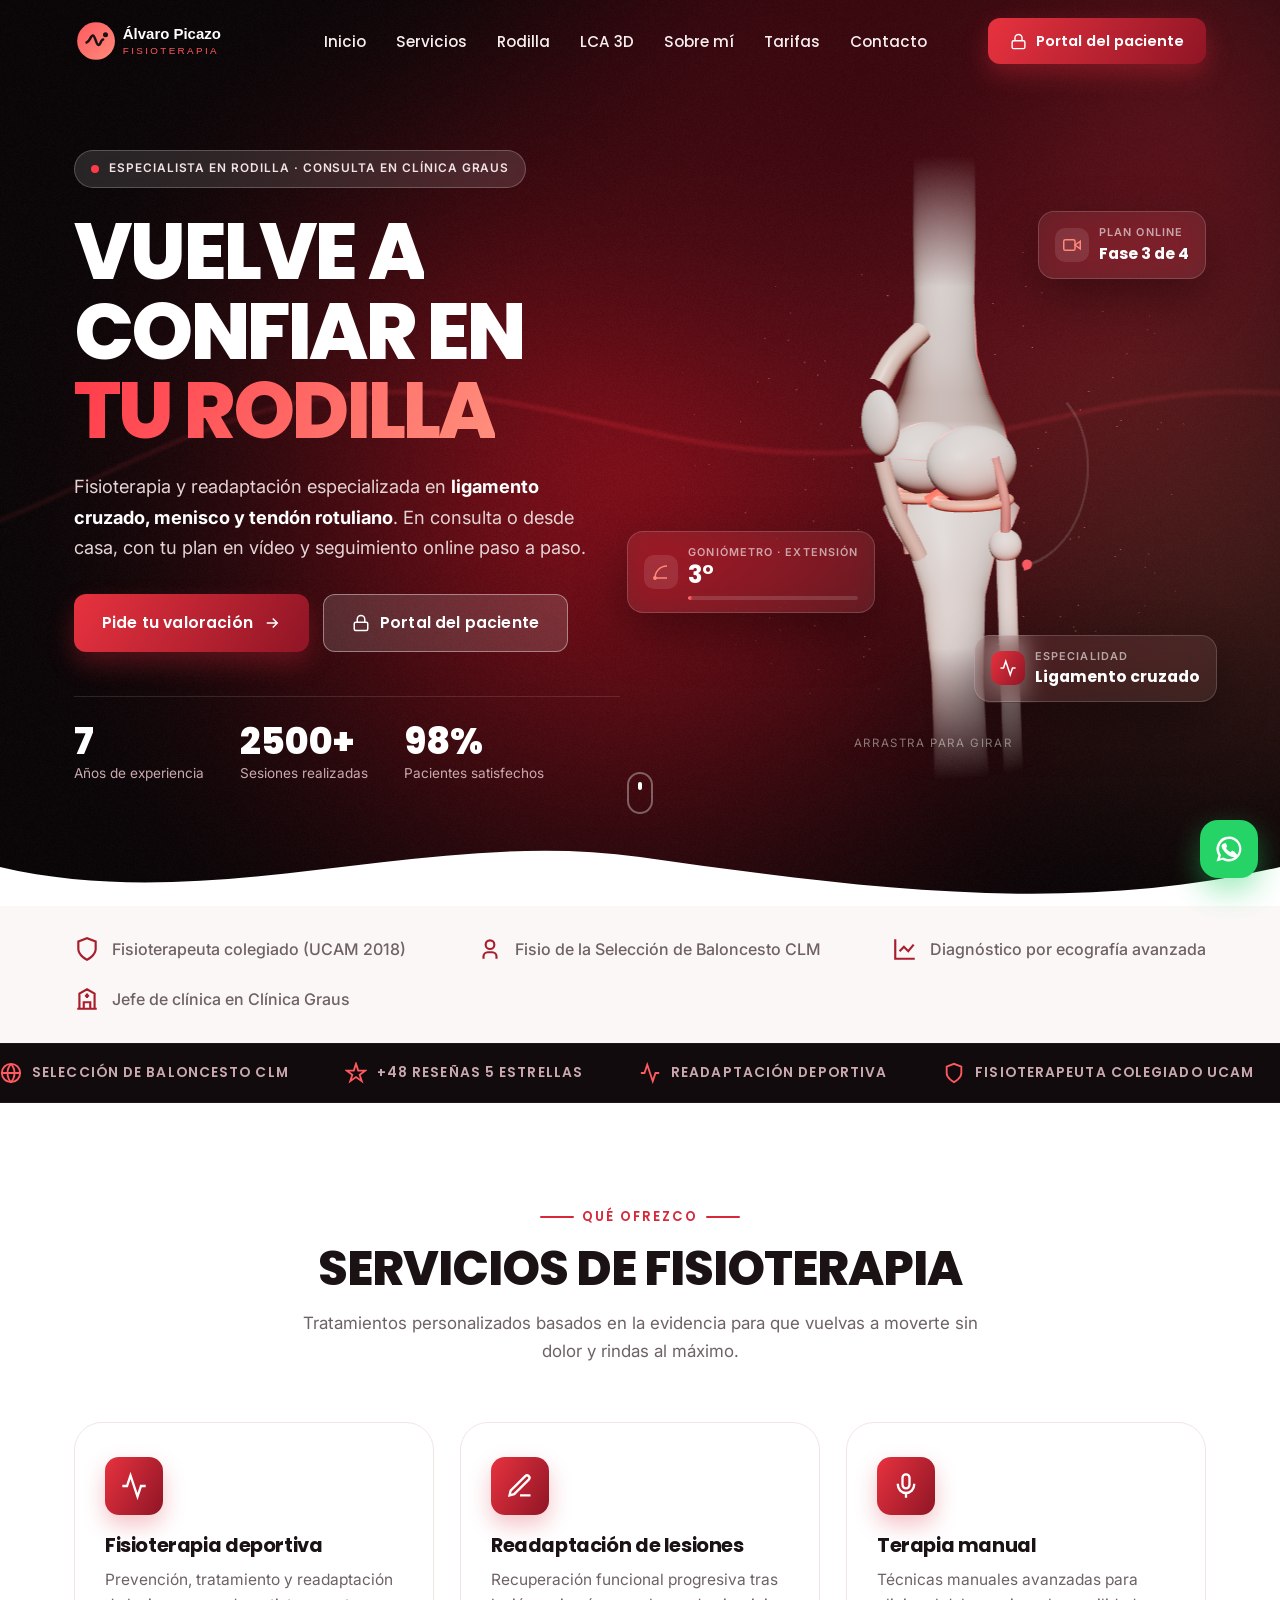
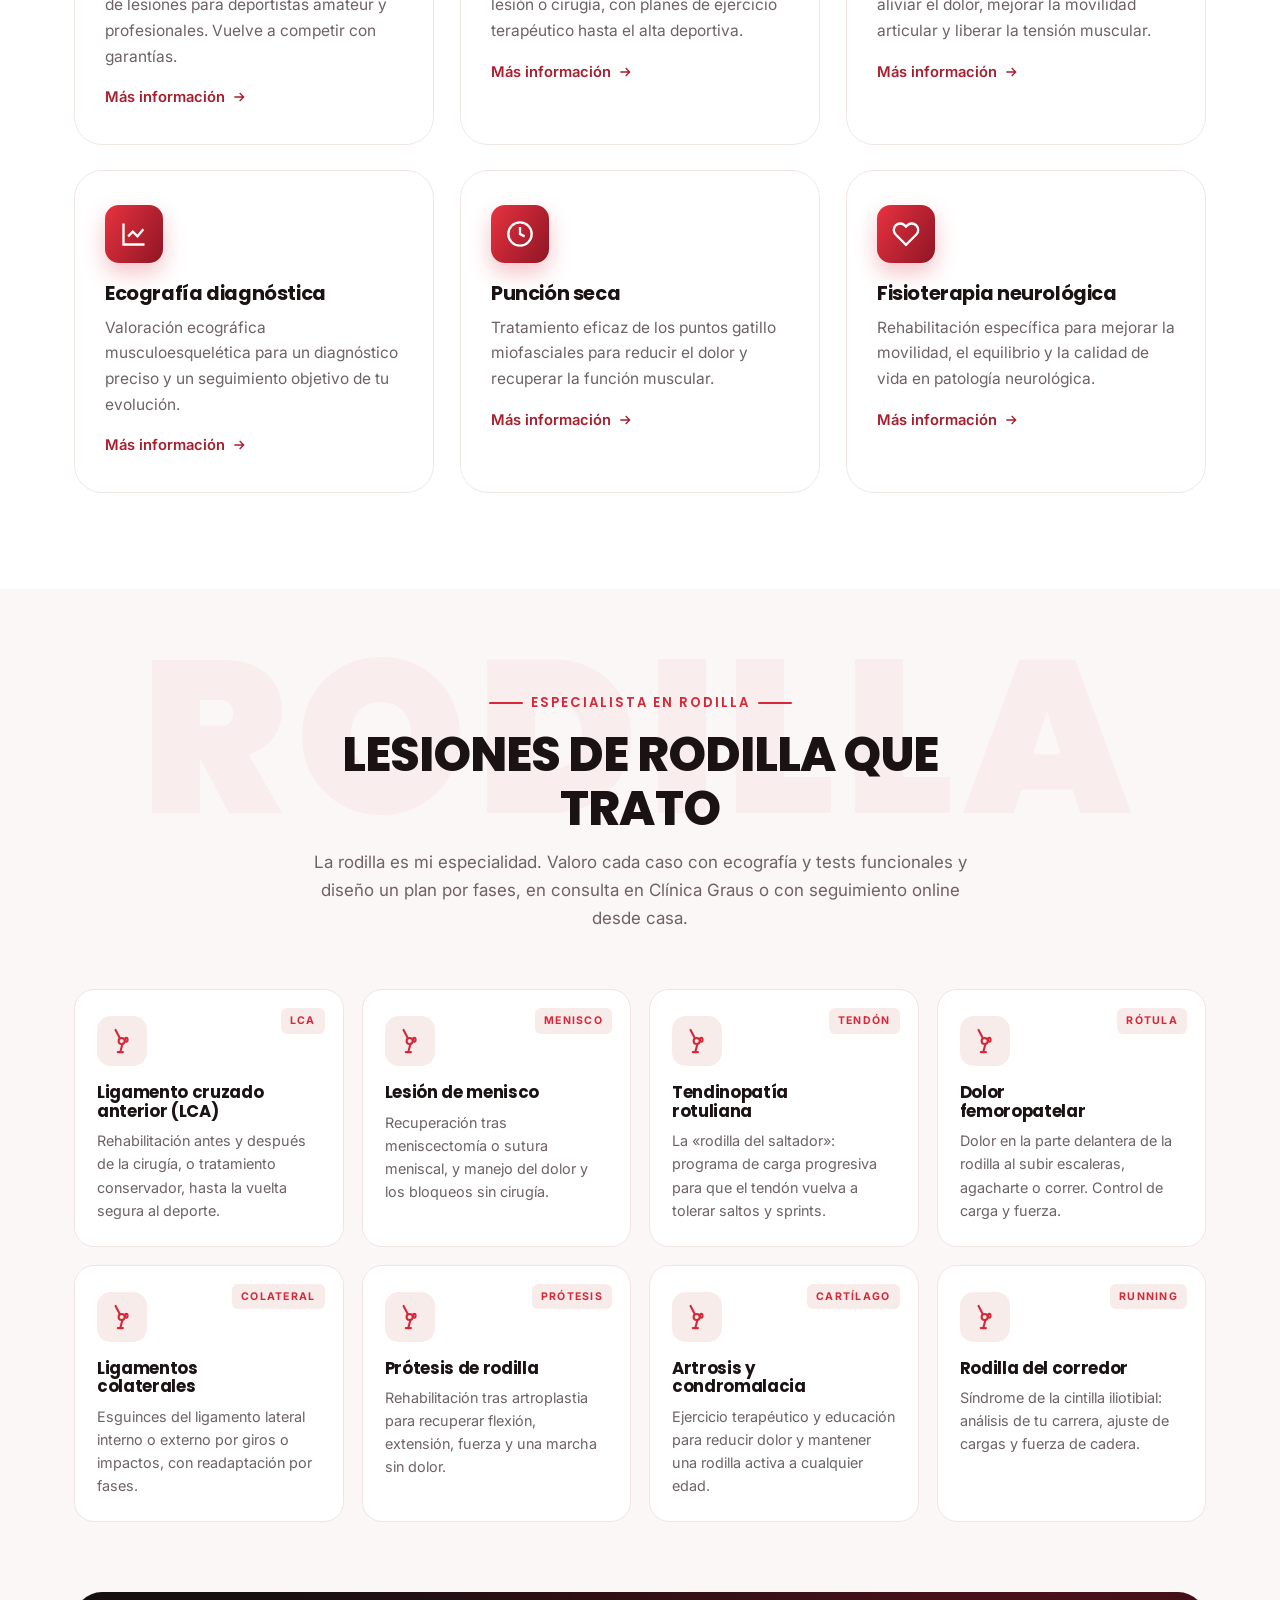
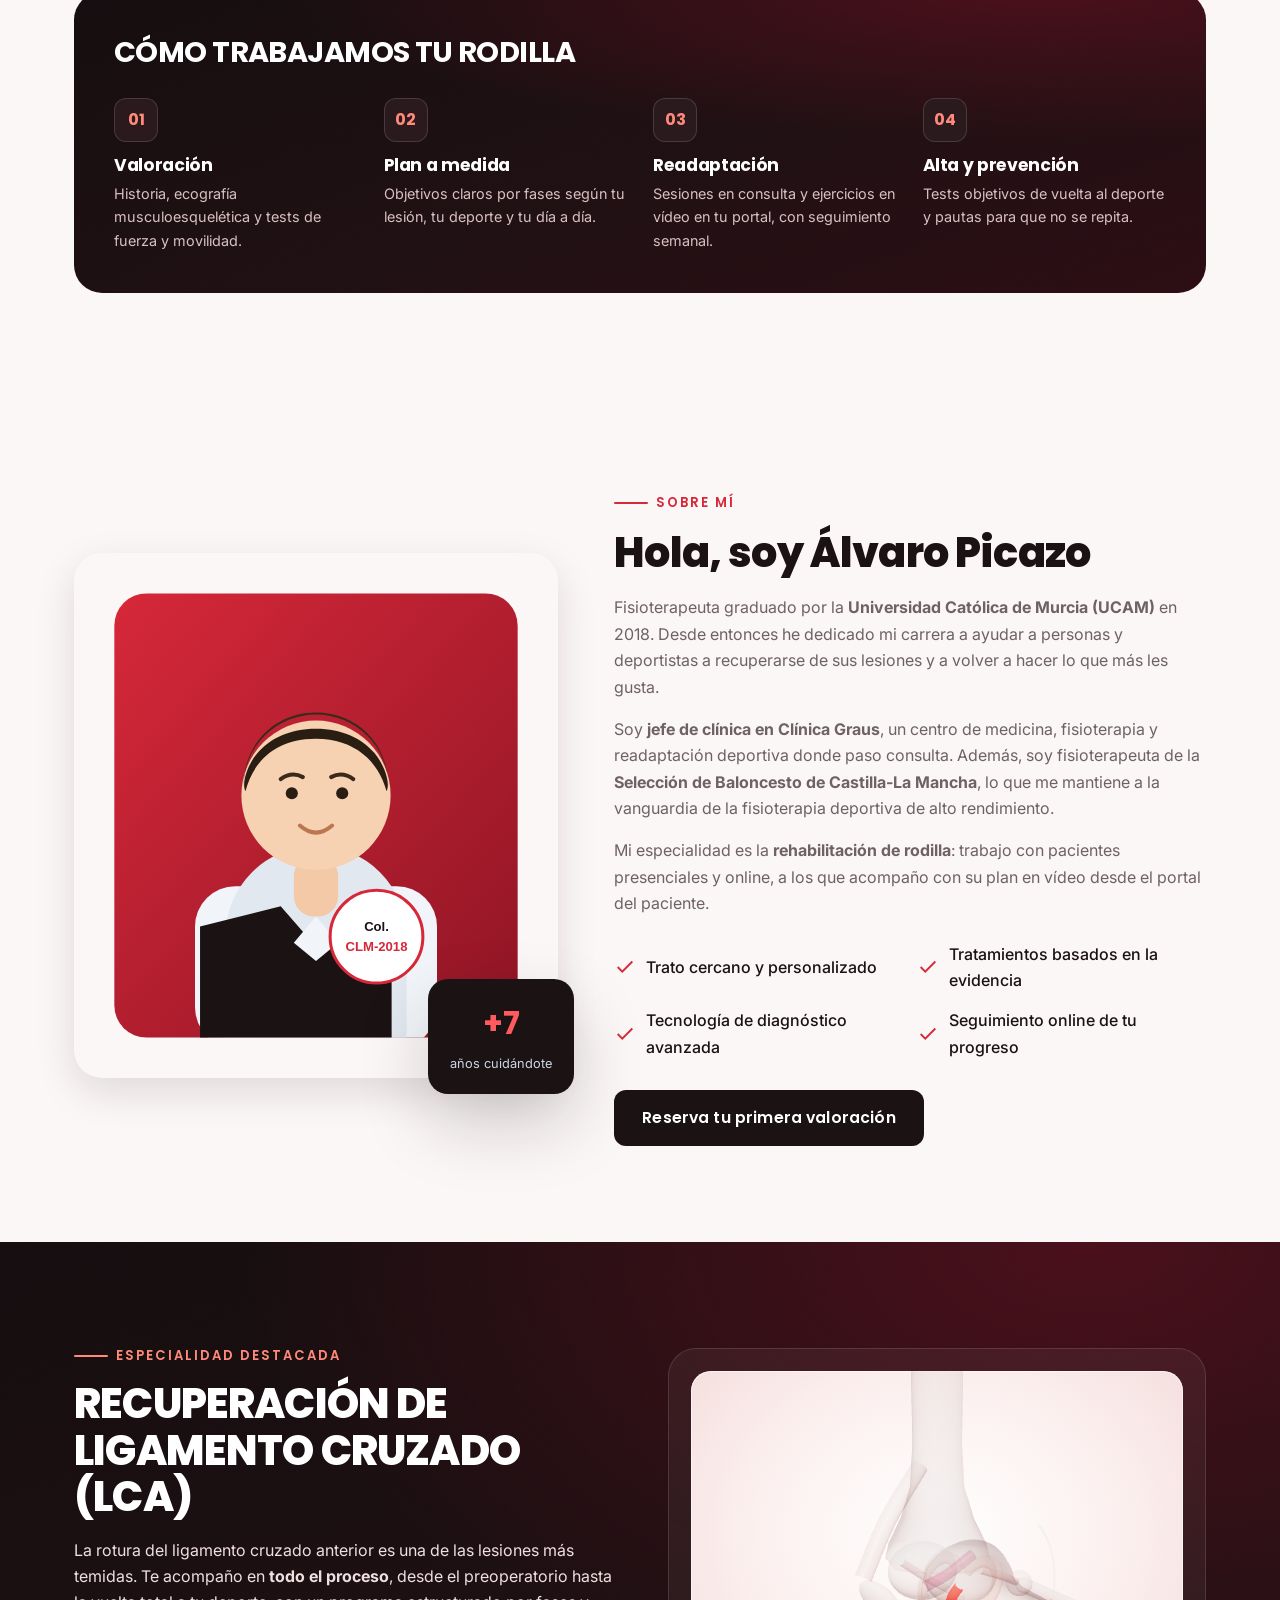
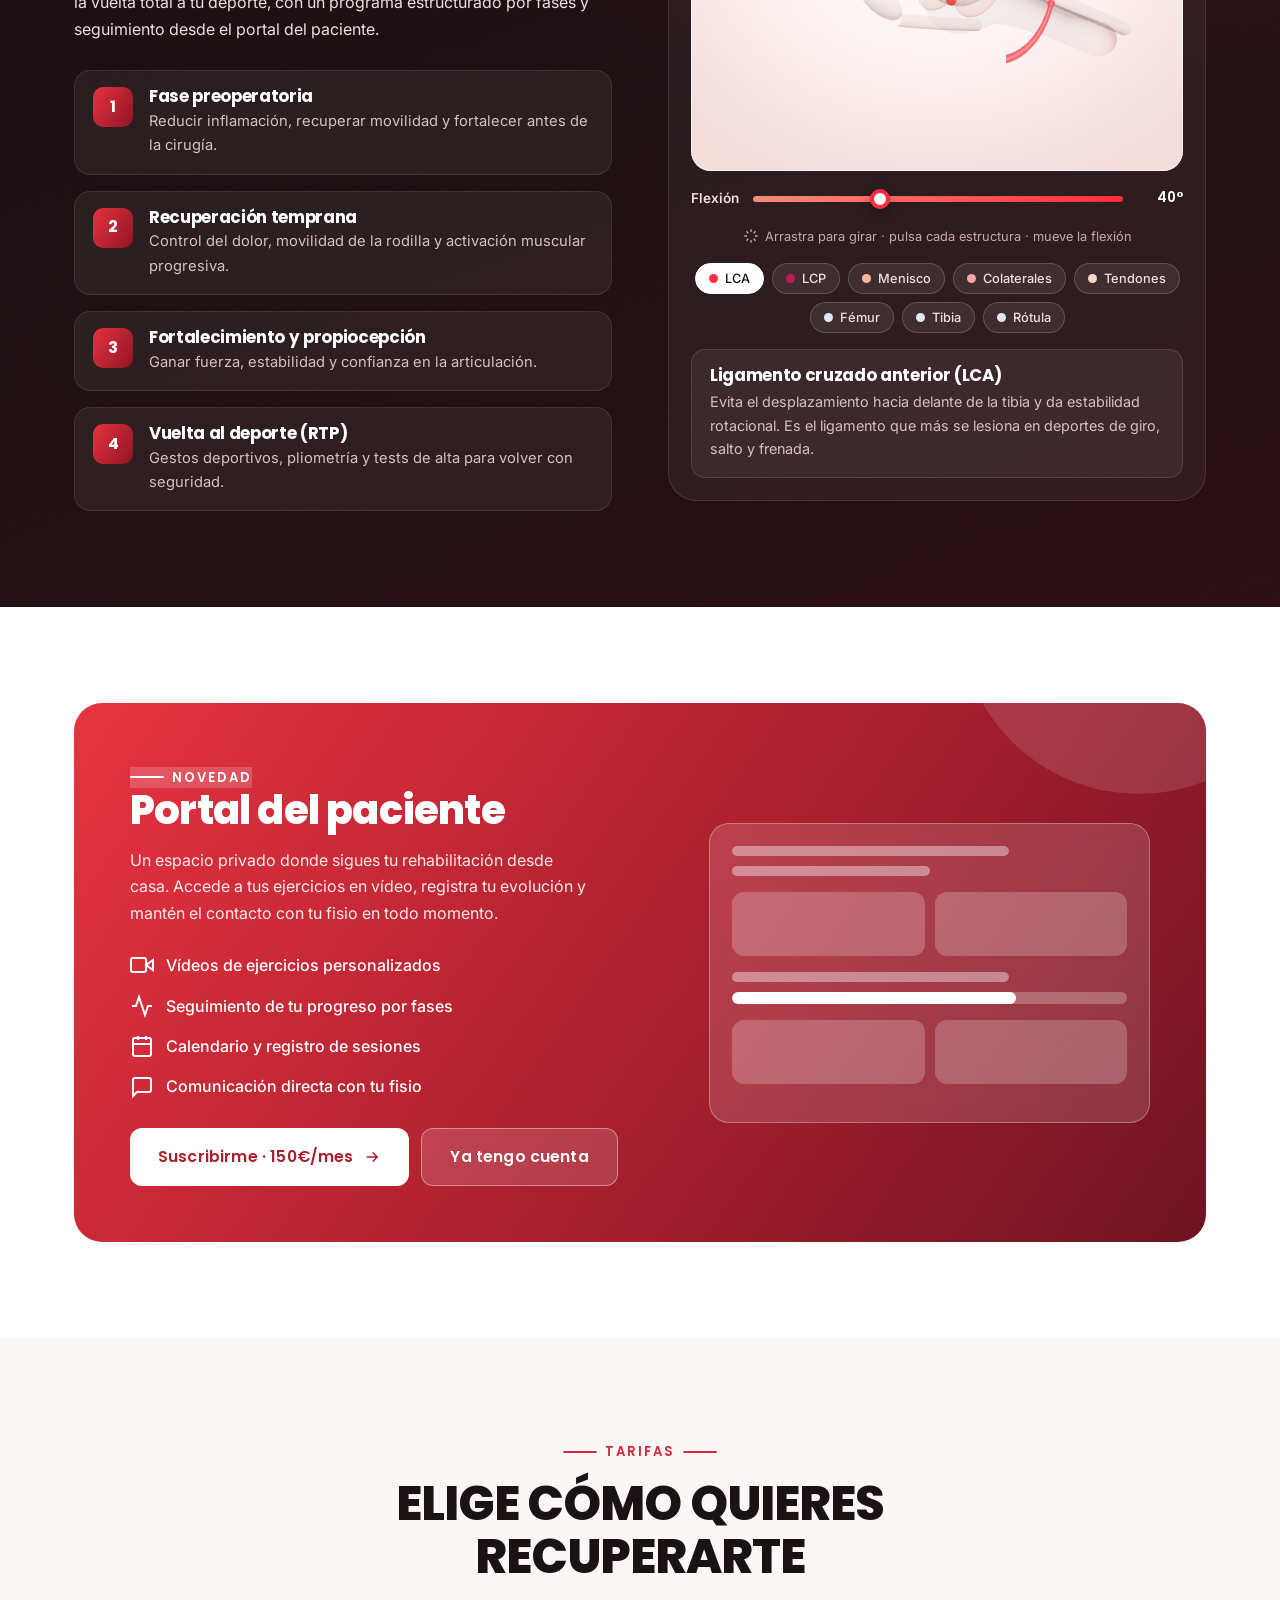
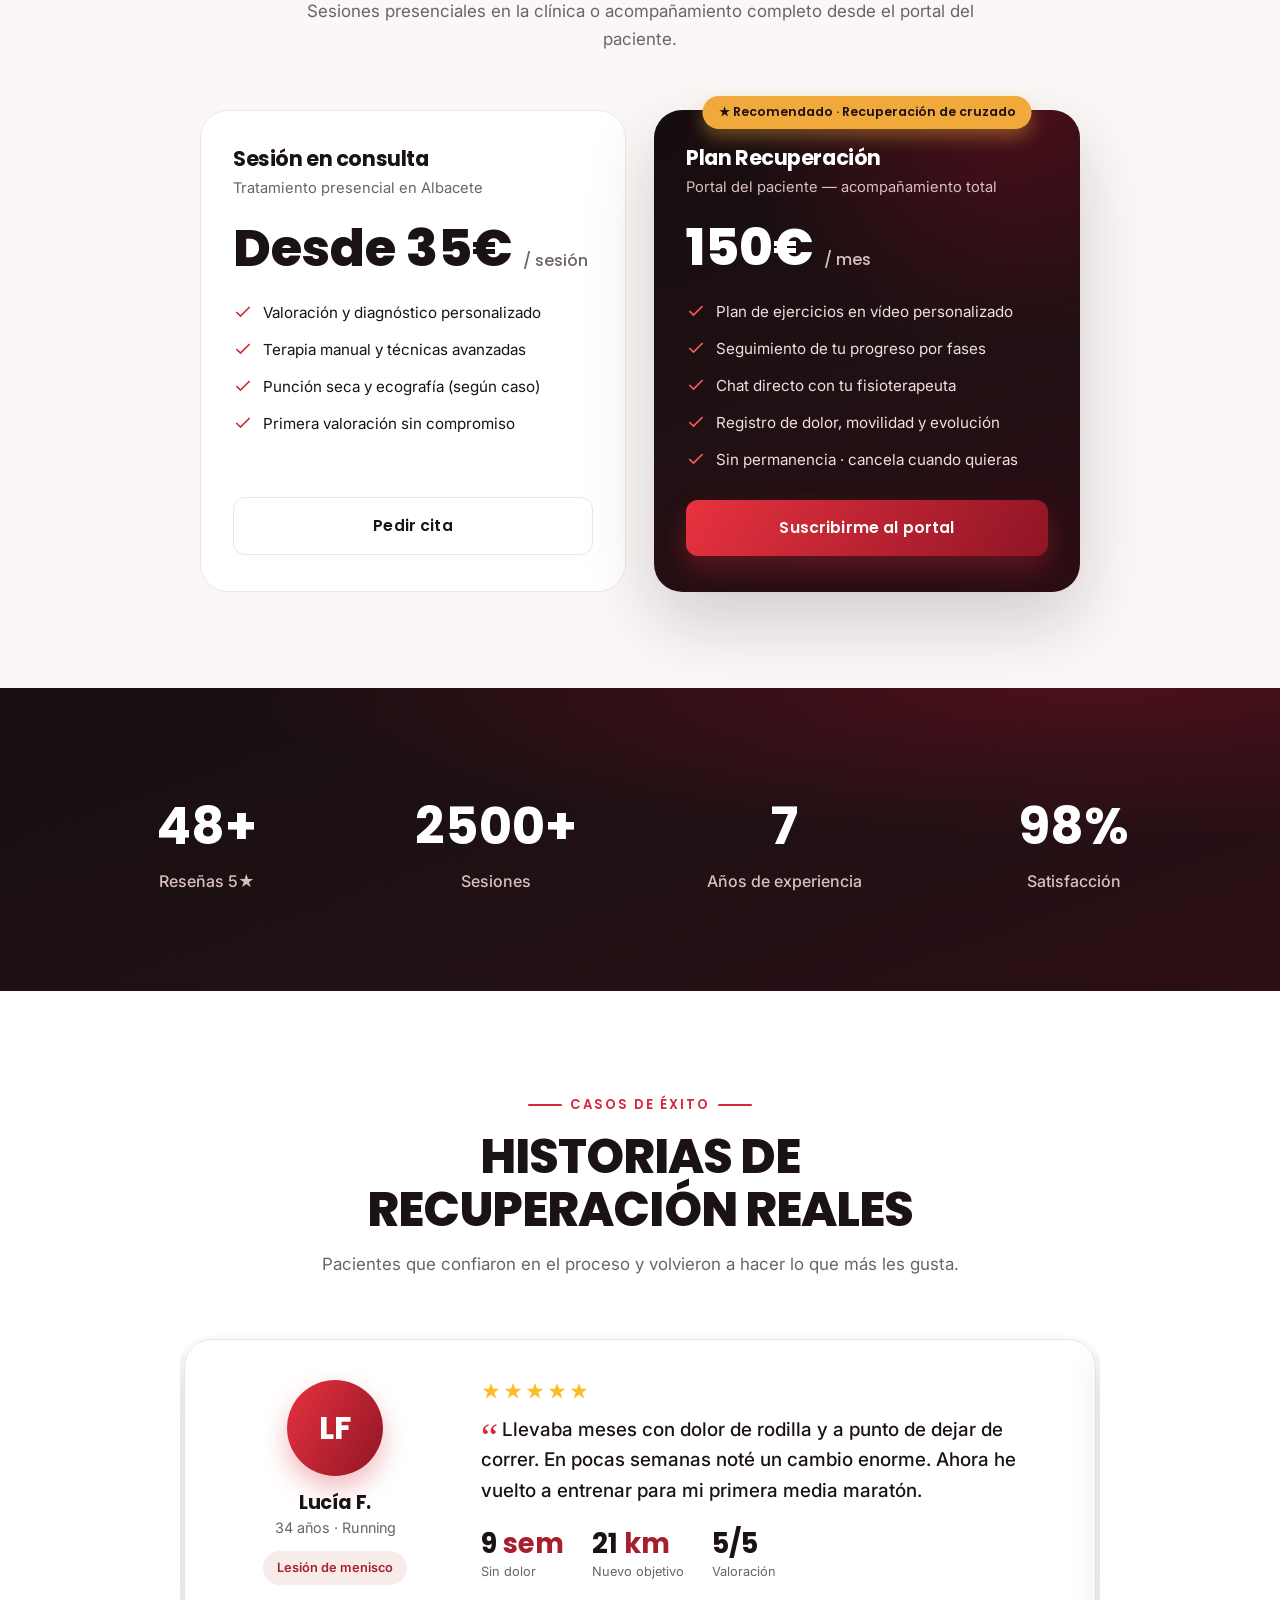
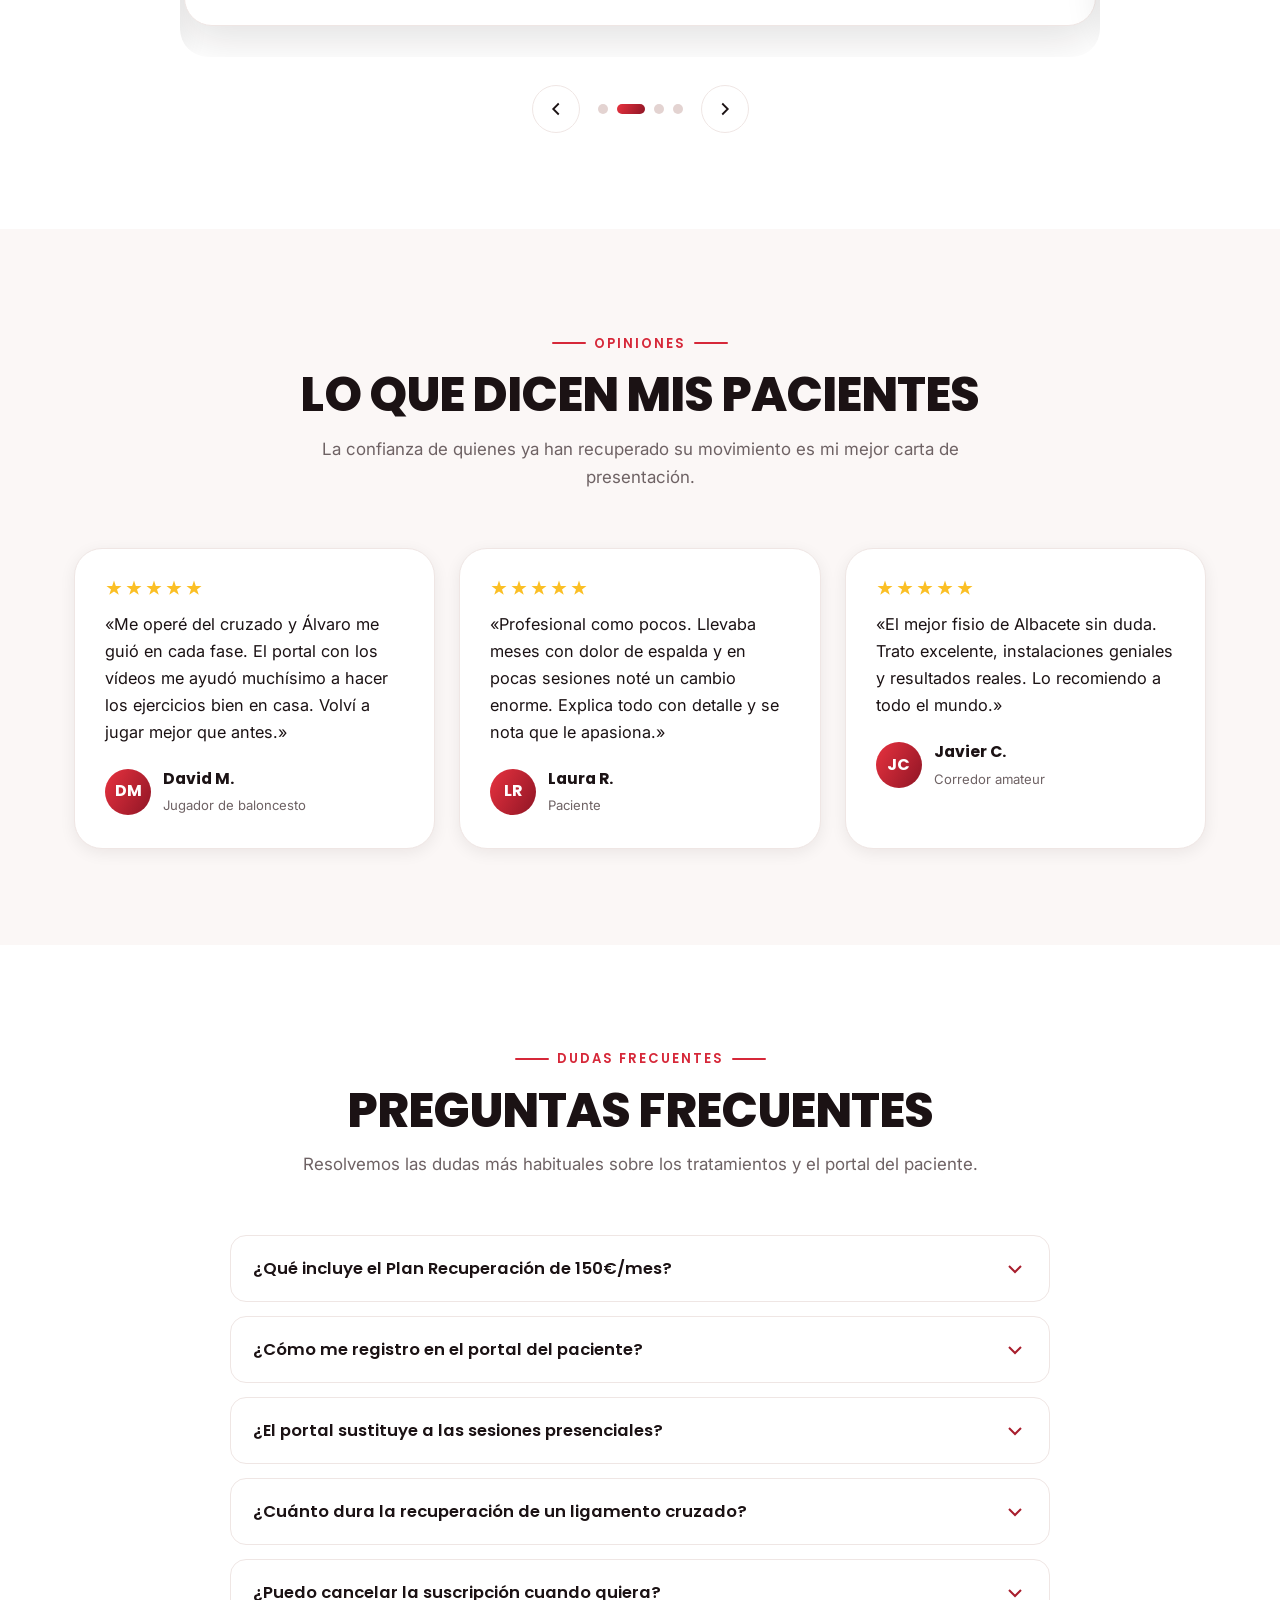
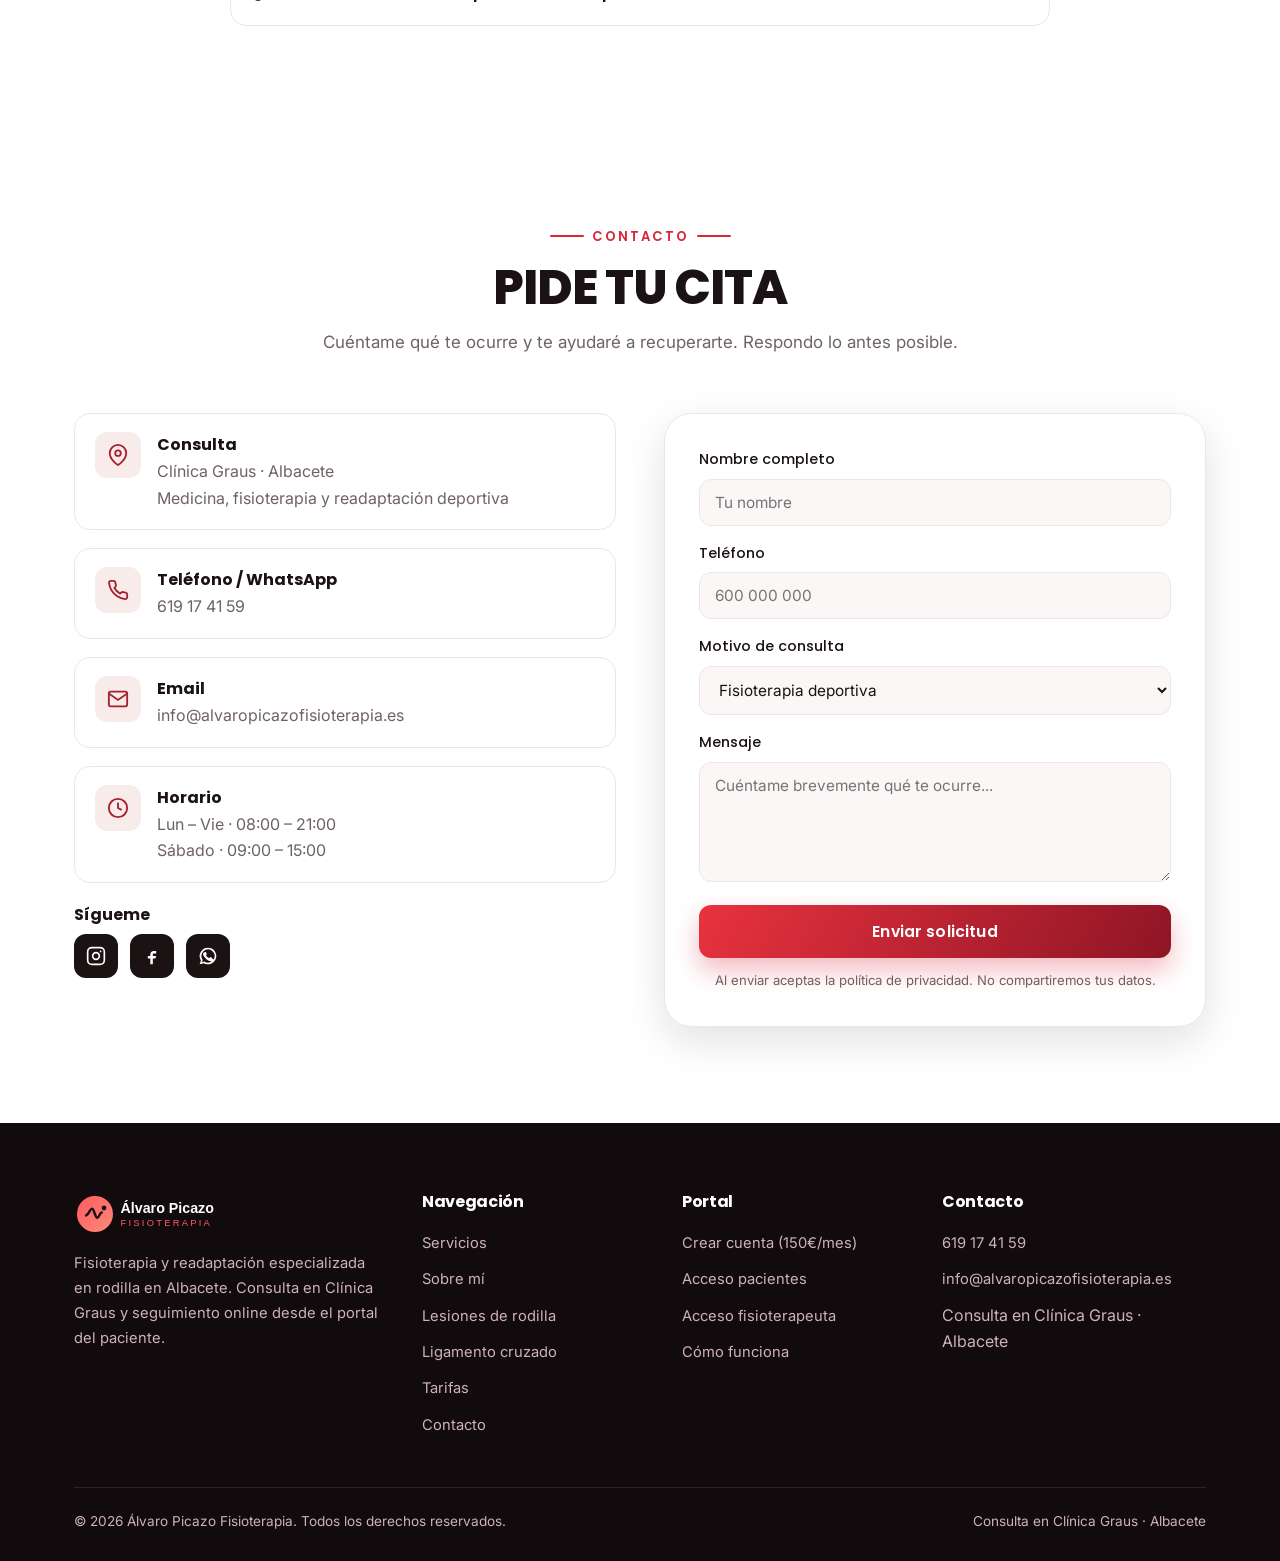
<file: index.html>
<!DOCTYPE html>
<html lang="es">
<head>
  <meta charset="UTF-8" />
  <meta name="viewport" content="width=device-width, initial-scale=1.0" />
  <title>Fisioterapeuta especialista en rodilla en Albacete | Álvaro Picazo · Clínica Graus</title>
  <meta name="description" content="Fisioterapia y readaptación de rodilla en Albacete: recuperación de ligamento cruzado (LCA), menisco, tendinopatía rotuliana y prótesis. Consulta en Clínica Graus y seguimiento online." />
  <meta name="keywords" content="fisioterapeuta Albacete, fisioterapia rodilla Albacete, rehabilitación de rodilla, recuperación ligamento cruzado, rehabilitación LCA, readaptación deportiva Albacete, lesión de menisco, tendinopatía rotuliana, condromalacia rotuliana, síndrome femoropatelar, rehabilitación prótesis de rodilla, rodilla del corredor, ecografía musculoesquelética, fisioterapia deportiva, fisioterapia online, telerehabilitación, Clínica Graus, Álvaro Picazo" />
  <meta name="author" content="Álvaro Picazo Fisioterapia" />
  <meta name="robots" content="index, follow, max-image-preview:large" />
  <link rel="canonical" href="https://alvaropicazofisioterapia.es/" />
  <link rel="alternate" hreflang="es-ES" href="https://alvaropicazofisioterapia.es/" />

  <!-- SEO local -->
  <meta name="geo.region" content="ES-AB" />
  <meta name="geo.placename" content="Albacete" />

  <!-- Open Graph / redes sociales -->
  <meta property="og:type" content="website" />
  <meta property="og:locale" content="es_ES" />
  <meta property="og:site_name" content="Álvaro Picazo Fisioterapia" />
  <meta property="og:title" content="Álvaro Picazo · Fisioterapeuta especialista en rodilla en Albacete" />
  <meta property="og:description" content="Recuperación de ligamento cruzado, menisco y tendón rotuliano. Consulta en Clínica Graus y portal del paciente online con tu plan en vídeo." />
  <meta property="og:url" content="https://alvaropicazofisioterapia.es/" />
  <meta property="og:image" content="https://alvaropicazofisioterapia.es/img/og-image.jpg" />
  <meta property="og:image:width" content="1200" />
  <meta property="og:image:height" content="630" />
  <meta property="og:image:alt" content="Álvaro Picazo Fisioterapia — especialista en rodilla" />
  <meta name="twitter:card" content="summary_large_image" />
  <meta name="twitter:title" content="Álvaro Picazo · Fisioterapeuta especialista en rodilla" />
  <meta name="twitter:description" content="Ligamento cruzado, menisco y readaptación deportiva en Albacete. Consulta en Clínica Graus y seguimiento online." />
  <meta name="twitter:image" content="https://alvaropicazofisioterapia.es/img/og-image.jpg" />

  <link rel="icon" type="image/svg+xml" href="img/favicon.svg" />
  <link rel="apple-touch-icon" href="img/favicon.svg" />
  <meta name="theme-color" content="#1b1214" />

  <!-- Fuentes -->
  <link rel="preconnect" href="https://fonts.googleapis.com" />
  <link rel="preconnect" href="https://fonts.gstatic.com" crossorigin />
  <link href="https://fonts.googleapis.com/css2?family=Inter:wght@400;500;600&family=Poppins:wght@500;600;700;800;900&display=swap" rel="stylesheet" />

  <link rel="stylesheet" href="css/style.css" />
  <link rel="modulepreload" href="js/vendor/three.module.min.js" />

  <!-- Datos estructurados SEO (schema.org) -->
  <!-- PENDIENTE: completar la dirección exacta de Clínica Graus (streetAddress y postalCode). -->
  <script type="application/ld+json">
  {
    "@context": "https://schema.org",
    "@graph": [
      {
        "@type": "WebSite",
        "@id": "https://alvaropicazofisioterapia.es/#website",
        "url": "https://alvaropicazofisioterapia.es/",
        "name": "Álvaro Picazo Fisioterapia",
        "inLanguage": "es-ES"
      },
      {
        "@type": "Person",
        "@id": "https://alvaropicazofisioterapia.es/#alvaro",
        "name": "Álvaro Picazo",
        "jobTitle": "Fisioterapeuta especialista en rodilla y readaptación deportiva",
        "alumniOf": { "@type": "CollegeOrUniversity", "name": "Universidad Católica de Murcia (UCAM)" },
        "worksFor": { "@id": "https://alvaropicazofisioterapia.es/#clinica" },
        "knowsAbout": ["Rehabilitación de rodilla", "Ligamento cruzado anterior", "Lesión de menisco", "Tendinopatía rotuliana", "Readaptación deportiva", "Ecografía musculoesquelética", "Telerehabilitación"],
        "sameAs": ["https://www.instagram.com/alvaropicazofisioterapia/", "https://www.facebook.com/alvaropicazofisioterapia/"]
      },
      {
        "@type": "Physiotherapy",
        "@id": "https://alvaropicazofisioterapia.es/#clinica",
        "name": "Álvaro Picazo Fisioterapia",
        "description": "Fisioterapia y readaptación especializada en rodilla: ligamento cruzado, menisco, tendón rotuliano y prótesis. Consulta en Clínica Graus y seguimiento online.",
        "url": "https://alvaropicazofisioterapia.es/",
        "image": "https://alvaropicazofisioterapia.es/img/og-image.jpg",
        "logo": "https://alvaropicazofisioterapia.es/img/logo.svg",
        "telephone": "+34619174159",
        "email": "info@alvaropicazofisioterapia.es",
        "priceRange": "€€",
        "founder": { "@id": "https://alvaropicazofisioterapia.es/#alvaro" },
        "address": {
          "@type": "PostalAddress",
          "name": "Clínica Graus",
          "addressLocality": "Albacete",
          "addressRegion": "Castilla-La Mancha",
          "addressCountry": "ES"
        },
        "areaServed": [{ "@type": "City", "name": "Albacete" }, { "@type": "Country", "name": "España" }],
        "medicalSpecialty": "Physiotherapy",
        "availableService": [
          { "@type": "MedicalTherapy", "name": "Rehabilitación de ligamento cruzado anterior (LCA)" },
          { "@type": "MedicalTherapy", "name": "Rehabilitación de lesión de menisco" },
          { "@type": "MedicalTherapy", "name": "Tratamiento de tendinopatía rotuliana" },
          { "@type": "MedicalTherapy", "name": "Rehabilitación tras prótesis de rodilla" },
          { "@type": "MedicalTherapy", "name": "Readaptación deportiva" },
          { "@type": "MedicalTherapy", "name": "Telerehabilitación con seguimiento online" }
        ],
        "openingHoursSpecification": [
          { "@type": "OpeningHoursSpecification", "dayOfWeek": ["Monday","Tuesday","Wednesday","Thursday","Friday"], "opens": "08:00", "closes": "21:00" },
          { "@type": "OpeningHoursSpecification", "dayOfWeek": "Saturday", "opens": "09:00", "closes": "15:00" }
        ]
      },
      {
        "@type": "FAQPage",
        "mainEntity": [
          { "@type": "Question", "name": "¿Qué incluye el Plan Recuperación de 150€/mes?", "acceptedAnswer": { "@type": "Answer", "text": "Acceso al portal del paciente: plan de ejercicios en vídeo personalizado, seguimiento por fases, registro de dolor y movilidad, y chat directo con Álvaro. Sin permanencia." } },
          { "@type": "Question", "name": "¿El portal sustituye a las sesiones presenciales?", "acceptedAnswer": { "@type": "Answer", "text": "Es un complemento para llevar la recuperación desde casa. En muchos casos se combinan sesiones presenciales en Clínica Graus con seguimiento online." } },
          { "@type": "Question", "name": "¿Cuánto dura la recuperación de un ligamento cruzado?", "acceptedAnswer": { "@type": "Answer", "text": "Tras una reconstrucción de LCA la recuperación completa suele llevar entre 6 y 9 meses, estructurada en fases y con tests objetivos antes de volver al deporte." } }
        ]
      }
    ]
  }
  </script>
</head>
<body>
  <div class="scroll-progress" id="scrollProgress"></div>

  <!-- ============ HEADER ============ -->
  <header class="header" id="header">
    <div class="container nav">
      <a href="#inicio" class="brand" aria-label="Inicio">
        <img class="logo-on-dark" src="img/logo-light.svg" alt="Álvaro Picazo Fisioterapia" />
        <img class="logo-on-light" src="img/logo.svg" alt="Álvaro Picazo Fisioterapia" />
      </a>
      <nav class="menu" id="menu">
        <a href="#inicio">Inicio</a>
        <a href="#servicios">Servicios</a>
        <a href="#rodilla">Rodilla</a>
        <a href="#ligamento">LCA 3D</a>
        <a href="#sobre-mi">Sobre mí</a>
        <a href="#tarifas">Tarifas</a>
        <a href="#contacto">Contacto</a>
      </nav>
      <div class="nav-actions">
        <a href="portal.html" class="nav-cta">
          <svg viewBox="0 0 24 24" fill="none" stroke="currentColor" stroke-width="2"><rect x="3" y="11" width="18" height="11" rx="2"/><path d="M7 11V7a5 5 0 0110 0v4"/></svg>
          <span>Portal del paciente</span>
        </a>
        <button class="burger" id="burger" aria-label="Menú" aria-expanded="false">
          <span></span><span></span><span></span>
        </button>
      </div>
    </div>
  </header>

  <!-- ============ HERO ============ -->
  <section class="hero" id="inicio">
    <canvas class="hero-shader" id="heroShader" aria-hidden="true"></canvas>
    <div class="hero-aurora" aria-hidden="true"><span class="a1"></span><span class="a2"></span><span class="a3"></span></div>
    <div class="hero-particles" id="heroParticles" aria-hidden="true"></div>
    <div class="container hero-grid">
      <div class="hero-text">
        <span class="hero-badge reveal in">
          <span class="live-dot" aria-hidden="true"></span>
          Especialista en rodilla · Consulta en Clínica Graus
        </span>
        <h1 class="split">Vuelve a confiar en <span class="grad-text">tu rodilla</span></h1>
        <p class="lead reveal in" data-delay="2">Fisioterapia y readaptación especializada en <strong>ligamento cruzado, menisco y tendón rotuliano</strong>. En consulta o desde casa, con tu plan en vídeo y seguimiento online paso a paso.</p>
        <div class="hero-actions reveal in" data-delay="3">
          <a href="#contacto" class="btn btn--primary magnetic">
            Pide tu valoración
            <svg viewBox="0 0 24 24" fill="none" stroke="currentColor" stroke-width="2"><path d="M5 12h14M13 6l6 6-6 6"/></svg>
          </a>
          <a href="portal.html" class="btn btn--ghost magnetic">
            <svg viewBox="0 0 24 24" fill="none" stroke="currentColor" stroke-width="2"><rect x="3" y="11" width="18" height="11" rx="2"/><path d="M7 11V7a5 5 0 0110 0v4"/></svg>
            Portal del paciente
          </a>
        </div>
        <div class="hero-stats reveal in" data-delay="4">
          <div class="stat"><strong data-count="7">0</strong><span>Años de experiencia</span></div>
          <div class="stat"><strong data-count="2500" data-suffix="+">0</strong><span>Sesiones realizadas</span></div>
          <div class="stat"><strong data-count="98" data-suffix="%">0</strong><span>Pacientes satisfechos</span></div>
        </div>
      </div>
      <div class="hero-visual">
        <div class="hero-knee" id="heroKnee" role="img" aria-label="Rodilla en 3D flexionándose: fémur, tibia, rótula, meniscos y ligamentos cruzados">
          <img class="hero-knee-fallback" src="img/knee.svg" alt="Anatomía de la rodilla y ligamento cruzado" width="420" height="460" />
        </div>
        <div class="hero-chip hero-chip--1">
          <i><svg viewBox="0 0 24 24" fill="none" stroke="currentColor" stroke-width="2"><path d="M4 20a16 16 0 0116-16"/><path d="M4 20h16"/><circle cx="4" cy="20" r="1.6" fill="currentColor"/></svg></i>
          <div class="gonio">
            <small>Goniómetro · <span id="heroPhase">Extensión</span></small>
            <strong data-knee-angle>0°</strong>
            <span class="gonio-bar"><span id="heroAngleBar"></span></span>
          </div>
        </div>
        <div class="hero-chip hero-chip--2">
          <i class="red"><svg viewBox="0 0 24 24" fill="none" stroke="currentColor" stroke-width="2"><path d="M22 12h-4l-3 9L9 3l-3 9H2"/></svg></i>
          <div><small>Especialidad</small><strong class="sm">Ligamento cruzado</strong></div>
        </div>
        <div class="hero-chip hero-chip--3">
          <i><svg viewBox="0 0 24 24" fill="none" stroke="currentColor" stroke-width="2"><path d="M23 7l-7 5 7 5V7z"/><rect x="1" y="5" width="15" height="14" rx="2"/></svg></i>
          <div><small>Plan online</small><strong class="sm">Fase 3 de 4</strong></div>
        </div>
        <span class="hero-knee-hint" aria-hidden="true">Arrastra para girar</span>
      </div>
    </div>
    <a href="#servicios" class="scroll-cue" aria-label="Bajar a servicios"><span></span></a>
    <div class="hero-wave" aria-hidden="true">
      <svg viewBox="0 0 1440 80" preserveAspectRatio="none"><path fill="#ffffff" d="M0,40 C240,90 480,0 720,30 C960,60 1200,90 1440,40 L1440,80 L0,80 Z"/></svg>
    </div>
  </section>

  <!-- ============ TRUST STRIP ============ -->
  <div class="trust">
    <div class="container trust-inner">
      <div class="trust-item reveal" data-delay="1">
        <svg viewBox="0 0 24 24" fill="none" stroke="currentColor" stroke-width="2"><path d="M12 22s8-4 8-10V5l-8-3-8 3v7c0 6 8 10 8 10z"/></svg>
        Fisioterapeuta colegiado (UCAM 2018)
      </div>
      <div class="trust-item reveal" data-delay="2">
        <svg viewBox="0 0 24 24" fill="none" stroke="currentColor" stroke-width="2"><circle cx="12" cy="8" r="4"/><path d="M6 21v-2a4 4 0 014-4h4a4 4 0 014 4v2"/></svg>
        Fisio de la Selección de Baloncesto CLM
      </div>
      <div class="trust-item reveal" data-delay="3">
        <svg viewBox="0 0 24 24" fill="none" stroke="currentColor" stroke-width="2"><path d="M3 3v18h18"/><path d="M7 14l4-4 4 4 5-6"/></svg>
        Diagnóstico por ecografía avanzada
      </div>
      <div class="trust-item reveal" data-delay="4">
        <svg viewBox="0 0 24 24" fill="none" stroke="currentColor" stroke-width="2"><path d="M3 21h18M5 21V7l7-4 7 4v14M9 21v-6h6v6M10 9h4M12 7v4"/></svg>
        Jefe de clínica en Clínica Graus
      </div>
    </div>
  </div>

  <!-- ============ MARQUEE ============ -->
  <div class="marquee" aria-hidden="true">
    <div class="marquee-track" id="marquee">
      <span class="marquee-item"><svg viewBox="0 0 24 24" fill="none" stroke="currentColor" stroke-width="2"><circle cx="12" cy="12" r="10"/><path d="M12 2a15 15 0 010 20M12 2a15 15 0 000 20M2 12h20"/></svg>Selección de Baloncesto CLM</span>
      <span class="marquee-item"><svg viewBox="0 0 24 24" fill="none" stroke="currentColor" stroke-width="2"><path d="M12 2l2.4 7.4H22l-6 4.5 2.3 7.1L12 16.5 5.7 21l2.3-7.1-6-4.5h7.6z"/></svg>+48 reseñas 5 estrellas</span>
      <span class="marquee-item"><svg viewBox="0 0 24 24" fill="none" stroke="currentColor" stroke-width="2"><path d="M22 12h-4l-3 9L9 3l-3 9H2"/></svg>Readaptación deportiva</span>
      <span class="marquee-item"><svg viewBox="0 0 24 24" fill="none" stroke="currentColor" stroke-width="2"><path d="M12 22s8-4 8-10V5l-8-3-8 3v7c0 6 8 10 8 10z"/></svg>Fisioterapeuta colegiado UCAM</span>
      <span class="marquee-item"><svg viewBox="0 0 24 24" fill="none" stroke="currentColor" stroke-width="2"><path d="M3 3v18h18"/><path d="M7 14l4-4 4 4 5-6"/></svg>Ecografía diagnóstica</span>
      <span class="marquee-item"><svg viewBox="0 0 24 24" fill="none" stroke="currentColor" stroke-width="2"><circle cx="12" cy="12" r="10"/><path d="M12 6v6l4 2"/></svg>Portal del paciente online</span>
      <span class="marquee-item"><svg viewBox="0 0 24 24" fill="none" stroke="currentColor" stroke-width="2"><path d="M12 2a3 3 0 00-3 3v6a3 3 0 006 0V5a3 3 0 00-3-3z"/><path d="M19 10v1a7 7 0 01-14 0v-1M12 18v4"/></svg>Punción seca</span>
      <span class="marquee-item"><svg viewBox="0 0 24 24" fill="none" stroke="currentColor" stroke-width="2"><path d="M9 2v8l-2 4 2 8M15 2v8l2 4-2 8"/></svg>Rehabilitación de rodilla</span>
      <span class="marquee-item"><svg viewBox="0 0 24 24" fill="none" stroke="currentColor" stroke-width="2"><path d="M3 21h18M5 21V7l7-4 7 4v14"/></svg>Clínica Graus</span>
      <span class="marquee-item"><svg viewBox="0 0 24 24" fill="none" stroke="currentColor" stroke-width="2"><path d="M20.8 4.6a5.5 5.5 0 00-7.8 0L12 5.7l-1-1.1a5.5 5.5 0 00-7.8 7.8L12 21.2l8.8-8.8a5.5 5.5 0 000-7.8z"/></svg>Fisioterapia neurológica</span>
      <span class="marquee-item"><svg viewBox="0 0 24 24" fill="none" stroke="currentColor" stroke-width="2"><path d="M12 20h9"/><path d="M16.5 3.5a2.1 2.1 0 013 3L7 19l-4 1 1-4z"/></svg>Recuperación de lesiones</span>
      <span class="marquee-item"><svg viewBox="0 0 24 24" fill="none" stroke="currentColor" stroke-width="2"><path d="M20 6L9 17l-5-5"/></svg>Más de 2.500 sesiones</span>
    </div>
  </div>

  <!-- ============ SERVICIOS ============ -->
  <section class="section" id="servicios">
    <div class="container">
      <div class="section-head reveal">
        <span class="eyebrow">Qué ofrezco</span>
        <h2>Servicios de fisioterapia</h2>
        <p>Tratamientos personalizados basados en la evidencia para que vuelvas a moverte sin dolor y rindas al máximo.</p>
      </div>
      <div class="cards">
        <article class="card reveal tilt spotlight" data-delay="1">
          <div class="card-icon"><svg viewBox="0 0 24 24" fill="none" stroke="currentColor" stroke-width="2"><path d="M22 12h-4l-3 9L9 3l-3 9H2"/></svg></div>
          <h3>Fisioterapia deportiva</h3>
          <p>Prevención, tratamiento y readaptación de lesiones para deportistas amateur y profesionales. Vuelve a competir con garantías.</p>
          <a class="card-link" href="#contacto">Más información <svg viewBox="0 0 24 24" fill="none" stroke="currentColor" stroke-width="2"><path d="M5 12h14M13 6l6 6-6 6"/></svg></a>
        </article>
        <article class="card reveal tilt spotlight" data-delay="2">
          <div class="card-icon"><svg viewBox="0 0 24 24" fill="none" stroke="currentColor" stroke-width="2"><path d="M12 20h9"/><path d="M16.5 3.5a2.1 2.1 0 013 3L7 19l-4 1 1-4z"/></svg></div>
          <h3>Readaptación de lesiones</h3>
          <p>Recuperación funcional progresiva tras lesión o cirugía, con planes de ejercicio terapéutico hasta el alta deportiva.</p>
          <a class="card-link" href="#ligamento">Más información <svg viewBox="0 0 24 24" fill="none" stroke="currentColor" stroke-width="2"><path d="M5 12h14M13 6l6 6-6 6"/></svg></a>
        </article>
        <article class="card reveal tilt spotlight" data-delay="3">
          <div class="card-icon"><svg viewBox="0 0 24 24" fill="none" stroke="currentColor" stroke-width="2"><path d="M12 2a3 3 0 00-3 3v6a3 3 0 006 0V5a3 3 0 00-3-3z"/><path d="M19 10v1a7 7 0 01-14 0v-1M12 18v4"/></svg></div>
          <h3>Terapia manual</h3>
          <p>Técnicas manuales avanzadas para aliviar el dolor, mejorar la movilidad articular y liberar la tensión muscular.</p>
          <a class="card-link" href="#contacto">Más información <svg viewBox="0 0 24 24" fill="none" stroke="currentColor" stroke-width="2"><path d="M5 12h14M13 6l6 6-6 6"/></svg></a>
        </article>
        <article class="card reveal tilt spotlight" data-delay="1">
          <div class="card-icon"><svg viewBox="0 0 24 24" fill="none" stroke="currentColor" stroke-width="2"><path d="M3 3v18h18"/><path d="M7 14l4-4 4 4 5-6"/></svg></div>
          <h3>Ecografía diagnóstica</h3>
          <p>Valoración ecográfica musculoesquelética para un diagnóstico preciso y un seguimiento objetivo de tu evolución.</p>
          <a class="card-link" href="#contacto">Más información <svg viewBox="0 0 24 24" fill="none" stroke="currentColor" stroke-width="2"><path d="M5 12h14M13 6l6 6-6 6"/></svg></a>
        </article>
        <article class="card reveal tilt spotlight" data-delay="2">
          <div class="card-icon"><svg viewBox="0 0 24 24" fill="none" stroke="currentColor" stroke-width="2"><circle cx="12" cy="12" r="10"/><path d="M12 6v6l4 2"/></svg></div>
          <h3>Punción seca</h3>
          <p>Tratamiento eficaz de los puntos gatillo miofasciales para reducir el dolor y recuperar la función muscular.</p>
          <a class="card-link" href="#contacto">Más información <svg viewBox="0 0 24 24" fill="none" stroke="currentColor" stroke-width="2"><path d="M5 12h14M13 6l6 6-6 6"/></svg></a>
        </article>
        <article class="card reveal tilt spotlight" data-delay="3">
          <div class="card-icon"><svg viewBox="0 0 24 24" fill="none" stroke="currentColor" stroke-width="2"><path d="M20.84 4.61a5.5 5.5 0 00-7.78 0L12 5.67l-1.06-1.06a5.5 5.5 0 00-7.78 7.78L12 21.23l8.84-8.84a5.5 5.5 0 000-7.78z"/></svg></div>
          <h3>Fisioterapia neurológica</h3>
          <p>Rehabilitación específica para mejorar la movilidad, el equilibrio y la calidad de vida en patología neurológica.</p>
          <a class="card-link" href="#contacto">Más información <svg viewBox="0 0 24 24" fill="none" stroke="currentColor" stroke-width="2"><path d="M5 12h14M13 6l6 6-6 6"/></svg></a>
        </article>
      </div>
    </div>
  </section>

  <!-- ============ ESPECIALISTA EN RODILLA ============ -->
  <section class="section section--soft knee-section" id="rodilla">
    <div class="knee-bg-word" aria-hidden="true">RODILLA</div>
    <div class="container">
      <div class="section-head reveal">
        <span class="eyebrow">Especialista en rodilla</span>
        <h2>Lesiones de rodilla que trato</h2>
        <p>La rodilla es mi especialidad. Valoro cada caso con ecografía y tests funcionales y diseño un plan por fases, en consulta en Clínica Graus o con seguimiento online desde casa.</p>
      </div>
      <div class="knee-cards">
        <article class="knee-card reveal spotlight" data-delay="1">
          <span class="knee-card-tag">LCA</span>
          <div class="knee-card-ic"><svg viewBox="0 0 24 24" fill="none" stroke="currentColor" stroke-width="1.8" stroke-linecap="round" stroke-linejoin="round"><path d="M6.5 2.5l3.8 7.3"/><circle cx="11.7" cy="12" r="2.6"/><ellipse cx="15.7" cy="11" rx="1.1" ry="1.7"/><path d="M12.4 14.5l-1.9 7"/><path d="M8.4 21.5h4.4"/></svg></div>
          <h3>Ligamento cruzado anterior (LCA)</h3>
          <p>Rehabilitación antes y después de la cirugía, o tratamiento conservador, hasta la vuelta segura al deporte.</p>
        </article>
        <article class="knee-card reveal spotlight" data-delay="2">
          <span class="knee-card-tag">Menisco</span>
          <div class="knee-card-ic"><svg viewBox="0 0 24 24" fill="none" stroke="currentColor" stroke-width="1.8" stroke-linecap="round" stroke-linejoin="round"><path d="M6.5 2.5l3.8 7.3"/><circle cx="11.7" cy="12" r="2.6"/><ellipse cx="15.7" cy="11" rx="1.1" ry="1.7"/><path d="M12.4 14.5l-1.9 7"/><path d="M8.4 21.5h4.4"/></svg></div>
          <h3>Lesión de menisco</h3>
          <p>Recuperación tras meniscectomía o sutura meniscal, y manejo del dolor y los bloqueos sin cirugía.</p>
        </article>
        <article class="knee-card reveal spotlight" data-delay="3">
          <span class="knee-card-tag">Tendón</span>
          <div class="knee-card-ic"><svg viewBox="0 0 24 24" fill="none" stroke="currentColor" stroke-width="1.8" stroke-linecap="round" stroke-linejoin="round"><path d="M6.5 2.5l3.8 7.3"/><circle cx="11.7" cy="12" r="2.6"/><ellipse cx="15.7" cy="11" rx="1.1" ry="1.7"/><path d="M12.4 14.5l-1.9 7"/><path d="M8.4 21.5h4.4"/></svg></div>
          <h3>Tendinopatía rotuliana</h3>
          <p>La «rodilla del saltador»: programa de carga progresiva para que el tendón vuelva a tolerar saltos y sprints.</p>
        </article>
        <article class="knee-card reveal spotlight" data-delay="4">
          <span class="knee-card-tag">Rótula</span>
          <div class="knee-card-ic"><svg viewBox="0 0 24 24" fill="none" stroke="currentColor" stroke-width="1.8" stroke-linecap="round" stroke-linejoin="round"><path d="M6.5 2.5l3.8 7.3"/><circle cx="11.7" cy="12" r="2.6"/><ellipse cx="15.7" cy="11" rx="1.1" ry="1.7"/><path d="M12.4 14.5l-1.9 7"/><path d="M8.4 21.5h4.4"/></svg></div>
          <h3>Dolor femoropatelar</h3>
          <p>Dolor en la parte delantera de la rodilla al subir escaleras, agacharte o correr. Control de carga y fuerza.</p>
        </article>
        <article class="knee-card reveal spotlight" data-delay="1">
          <span class="knee-card-tag">Colateral</span>
          <div class="knee-card-ic"><svg viewBox="0 0 24 24" fill="none" stroke="currentColor" stroke-width="1.8" stroke-linecap="round" stroke-linejoin="round"><path d="M6.5 2.5l3.8 7.3"/><circle cx="11.7" cy="12" r="2.6"/><ellipse cx="15.7" cy="11" rx="1.1" ry="1.7"/><path d="M12.4 14.5l-1.9 7"/><path d="M8.4 21.5h4.4"/></svg></div>
          <h3>Ligamentos colaterales</h3>
          <p>Esguinces del ligamento lateral interno o externo por giros o impactos, con readaptación por fases.</p>
        </article>
        <article class="knee-card reveal spotlight" data-delay="2">
          <span class="knee-card-tag">Prótesis</span>
          <div class="knee-card-ic"><svg viewBox="0 0 24 24" fill="none" stroke="currentColor" stroke-width="1.8" stroke-linecap="round" stroke-linejoin="round"><path d="M6.5 2.5l3.8 7.3"/><circle cx="11.7" cy="12" r="2.6"/><ellipse cx="15.7" cy="11" rx="1.1" ry="1.7"/><path d="M12.4 14.5l-1.9 7"/><path d="M8.4 21.5h4.4"/></svg></div>
          <h3>Prótesis de rodilla</h3>
          <p>Rehabilitación tras artroplastia para recuperar flexión, extensión, fuerza y una marcha sin dolor.</p>
        </article>
        <article class="knee-card reveal spotlight" data-delay="3">
          <span class="knee-card-tag">Cartílago</span>
          <div class="knee-card-ic"><svg viewBox="0 0 24 24" fill="none" stroke="currentColor" stroke-width="1.8" stroke-linecap="round" stroke-linejoin="round"><path d="M6.5 2.5l3.8 7.3"/><circle cx="11.7" cy="12" r="2.6"/><ellipse cx="15.7" cy="11" rx="1.1" ry="1.7"/><path d="M12.4 14.5l-1.9 7"/><path d="M8.4 21.5h4.4"/></svg></div>
          <h3>Artrosis y condromalacia</h3>
          <p>Ejercicio terapéutico y educación para reducir dolor y mantener una rodilla activa a cualquier edad.</p>
        </article>
        <article class="knee-card reveal spotlight" data-delay="4">
          <span class="knee-card-tag">Running</span>
          <div class="knee-card-ic"><svg viewBox="0 0 24 24" fill="none" stroke="currentColor" stroke-width="1.8" stroke-linecap="round" stroke-linejoin="round"><path d="M6.5 2.5l3.8 7.3"/><circle cx="11.7" cy="12" r="2.6"/><ellipse cx="15.7" cy="11" rx="1.1" ry="1.7"/><path d="M12.4 14.5l-1.9 7"/><path d="M8.4 21.5h4.4"/></svg></div>
          <h3>Rodilla del corredor</h3>
          <p>Síndrome de la cintilla iliotibial: análisis de tu carrera, ajuste de cargas y fuerza de cadera.</p>
        </article>
      </div>

      <div class="method reveal">
        <h3 class="method-title">Cómo trabajamos tu rodilla</h3>
        <div class="method-track">
          <svg class="method-line" viewBox="0 0 1000 40" preserveAspectRatio="none" aria-hidden="true"><path data-draw d="M0 20 H260 L290 4 L320 36 L350 20 H1000" /></svg>
          <div class="method-step"><span class="ms-num">01</span><h4>Valoración</h4><p>Historia, ecografía musculoesquelética y tests de fuerza y movilidad.</p></div>
          <div class="method-step"><span class="ms-num">02</span><h4>Plan a medida</h4><p>Objetivos claros por fases según tu lesión, tu deporte y tu día a día.</p></div>
          <div class="method-step"><span class="ms-num">03</span><h4>Readaptación</h4><p>Sesiones en consulta y ejercicios en vídeo en tu portal, con seguimiento semanal.</p></div>
          <div class="method-step"><span class="ms-num">04</span><h4>Alta y prevención</h4><p>Tests objetivos de vuelta al deporte y pautas para que no se repita.</p></div>
        </div>
      </div>
    </div>
  </section>

  <!-- ============ SOBRE MÍ ============ -->
  <section class="section section--soft" id="sobre-mi">
    <div class="container about-grid">
      <div class="about-visual reveal">
        <img src="img/portrait.svg" alt="Álvaro Picazo, fisioterapeuta colegiado" />
        <div class="about-exp"><strong>+7</strong><span>años cuidándote</span></div>
      </div>
      <div class="about-content reveal" data-delay="1">
        <span class="eyebrow">Sobre mí</span>
        <h2>Hola, soy Álvaro Picazo</h2>
        <p>Fisioterapeuta graduado por la <strong>Universidad Católica de Murcia (UCAM)</strong> en 2018. Desde entonces he dedicado mi carrera a ayudar a personas y deportistas a recuperarse de sus lesiones y a volver a hacer lo que más les gusta.</p>
        <p>Soy <strong>jefe de clínica en Clínica Graus</strong>, un centro de medicina, fisioterapia y readaptación deportiva donde paso consulta. Además, soy fisioterapeuta de la <strong>Selección de Baloncesto de Castilla-La Mancha</strong>, lo que me mantiene a la vanguardia de la fisioterapia deportiva de alto rendimiento.</p>
        <p>Mi especialidad es la <strong>rehabilitación de rodilla</strong>: trabajo con pacientes presenciales y online, a los que acompaño con su plan en vídeo desde el portal del paciente.</p>
        <ul class="about-list">
          <li><svg viewBox="0 0 24 24" fill="none" stroke="currentColor" stroke-width="2"><path d="M20 6L9 17l-5-5"/></svg> Trato cercano y personalizado</li>
          <li><svg viewBox="0 0 24 24" fill="none" stroke="currentColor" stroke-width="2"><path d="M20 6L9 17l-5-5"/></svg> Tratamientos basados en la evidencia</li>
          <li><svg viewBox="0 0 24 24" fill="none" stroke="currentColor" stroke-width="2"><path d="M20 6L9 17l-5-5"/></svg> Tecnología de diagnóstico avanzada</li>
          <li><svg viewBox="0 0 24 24" fill="none" stroke="currentColor" stroke-width="2"><path d="M20 6L9 17l-5-5"/></svg> Seguimiento online de tu progreso</li>
        </ul>
        <a href="#contacto" class="btn btn--dark">Reserva tu primera valoración</a>
      </div>
    </div>
  </section>

  <!-- ============ LIGAMENTO CRUZADO ============ -->
  <section class="section section--dark" id="ligamento">
    <div class="container acl-grid">
      <div class="acl-content reveal">
        <span class="eyebrow">Especialidad destacada</span>
        <h2>Recuperación de ligamento cruzado (LCA)</h2>
        <p>La rotura del ligamento cruzado anterior es una de las lesiones más temidas. Te acompaño en <strong>todo el proceso</strong>, desde el preoperatorio hasta la vuelta total a tu deporte, con un programa estructurado por fases y seguimiento desde el portal del paciente.</p>
        <div class="acl-steps">
          <div class="acl-step reveal" data-delay="1">
            <div class="num">1</div>
            <div><h4>Fase preoperatoria</h4><p>Reducir inflamación, recuperar movilidad y fortalecer antes de la cirugía.</p></div>
          </div>
          <div class="acl-step reveal" data-delay="2">
            <div class="num">2</div>
            <div><h4>Recuperación temprana</h4><p>Control del dolor, movilidad de la rodilla y activación muscular progresiva.</p></div>
          </div>
          <div class="acl-step reveal" data-delay="3">
            <div class="num">3</div>
            <div><h4>Fortalecimiento y propiocepción</h4><p>Ganar fuerza, estabilidad y confianza en la articulación.</p></div>
          </div>
          <div class="acl-step reveal" data-delay="4">
            <div class="num">4</div>
            <div><h4>Vuelta al deporte (RTP)</h4><p>Gestos deportivos, pliometría y tests de alta para volver con seguridad.</p></div>
          </div>
        </div>
      </div>
      <div class="acl-visual knee-wrap reveal" data-delay="1">
        <div class="knee3d" id="knee3d">
          <div class="knee-gl" id="kneeGlAcl" aria-label="Modelo 3D de la rodilla: arrastra para girar y pulsa cada estructura"></div>
          <label class="knee-flex" for="kneeFlex">
            <span>Flexión</span>
            <input type="range" id="kneeFlex" min="0" max="120" value="40" />
            <output id="kneeFlexOut" for="kneeFlex">40°</output>
          </label>
          <div class="knee3d-perspective">
            <div class="knee3d-stage" id="kneeStage" role="img" aria-label="Modelo 3D interactivo de la rodilla">

              <!-- Capa huesos (fondo) -->
              <div class="knee-layer depth-back">
                <svg viewBox="0 0 280 340">
                  <g data-part="tibia">
                    <rect x="112" y="206" width="56" height="128" rx="22" fill="#fff" stroke="#cbd5e1" stroke-width="2.5"/>
                    <ellipse cx="140" cy="208" rx="54" ry="16" fill="#fff" stroke="#cbd5e1" stroke-width="2.5"/>
                  </g>
                  <g data-part="femur">
                    <rect x="110" y="18" width="60" height="148" rx="26" fill="#fff" stroke="#cbd5e1" stroke-width="2.5"/>
                    <circle cx="122" cy="166" r="30" fill="#fff" stroke="#cbd5e1" stroke-width="2.5"/>
                    <circle cx="158" cy="166" r="30" fill="#fff" stroke="#cbd5e1" stroke-width="2.5"/>
                  </g>
                  <ellipse data-part="patella" cx="80" cy="186" rx="20" ry="28" fill="#fff" stroke="#cbd5e1" stroke-width="2.5"/>
                </svg>
              </div>

              <!-- Capa menisco -->
              <div class="knee-layer depth-mid">
                <svg viewBox="0 0 280 340">
                  <ellipse data-part="menisco" cx="140" cy="192" rx="58" ry="12" fill="#ffb4a8"/>
                </svg>
              </div>

              <!-- Capa ligamentos (frente) -->
              <div class="knee-layer depth-front">
                <svg viewBox="0 0 280 340">
                  <path data-part="lcp" d="M124 166 L160 212" fill="none" stroke="#d62839" stroke-width="11" stroke-linecap="round"/>
                  <path data-part="lca" d="M160 166 L124 212" fill="none" stroke="#f2a93b" stroke-width="11" stroke-linecap="round"/>
                </svg>
              </div>

            </div>
          </div>

          <p class="knee-hint">
            <svg viewBox="0 0 24 24" fill="none" stroke="currentColor" stroke-width="2"><path d="M12 2v4M12 18v4M2 12h4M18 12h4M5 5l3 3M16 16l3 3M19 5l-3 3M8 16l-3 3"/></svg>
            Arrastra para girar · pulsa cada estructura · mueve la flexión
          </p>

          <div class="knee-legend" id="kneeLegend">
            <button data-part="lca"><span class="dot" style="background:#ff2d3f"></span>LCA</button>
            <button data-part="lcp"><span class="dot" style="background:#c2185b"></span>LCP</button>
            <button data-part="menisco"><span class="dot" style="background:#ffb3a1"></span>Menisco</button>
            <button data-part="colateral"><span class="dot" style="background:#f4a7a3"></span>Colaterales</button>
            <button data-part="tendon"><span class="dot" style="background:#f7d5c8"></span>Tendones</button>
            <button data-part="femur"><span class="dot" style="background:#e2e8f0"></span>Fémur</button>
            <button data-part="tibia"><span class="dot" style="background:#e2e8f0"></span>Tibia</button>
            <button data-part="patella"><span class="dot" style="background:#e2e8f0"></span>Rótula</button>
          </div>

          <div class="knee-info">
            <h4 id="kneeInfoTitle">Ligamento cruzado anterior (LCA)</h4>
            <p id="kneeInfoText">Evita el desplazamiento hacia delante de la tibia y da estabilidad rotacional. Es el ligamento que más se lesiona en deportes de giro, salto y frenada.</p>
          </div>
        </div>
      </div>
    </div>
  </section>

  <!-- ============ PORTAL PROMO ============ -->
  <section class="section" id="portal">
    <div class="container">
      <div class="portal-promo reveal">
        <div>
          <span class="eyebrow" style="background:rgba(255,255,255,.18);color:#fff;">Novedad</span>
          <h2>Portal del paciente</h2>
          <p>Un espacio privado donde sigues tu rehabilitación desde casa. Accede a tus ejercicios en vídeo, registra tu evolución y mantén el contacto con tu fisio en todo momento.</p>
          <ul class="portal-features">
            <li><svg viewBox="0 0 24 24" fill="none" stroke="#fff" stroke-width="2"><path d="M23 7l-7 5 7 5V7z"/><rect x="1" y="5" width="15" height="14" rx="2"/></svg> Vídeos de ejercicios personalizados</li>
            <li><svg viewBox="0 0 24 24" fill="none" stroke="#fff" stroke-width="2"><path d="M22 12h-4l-3 9L9 3l-3 9H2"/></svg> Seguimiento de tu progreso por fases</li>
            <li><svg viewBox="0 0 24 24" fill="none" stroke="#fff" stroke-width="2"><rect x="3" y="4" width="18" height="18" rx="2"/><path d="M16 2v4M8 2v4M3 10h18"/></svg> Calendario y registro de sesiones</li>
            <li><svg viewBox="0 0 24 24" fill="none" stroke="#fff" stroke-width="2"><path d="M21 15a2 2 0 01-2 2H7l-4 4V5a2 2 0 012-2h14a2 2 0 012 2z"/></svg> Comunicación directa con tu fisio</li>
          </ul>
          <div style="display:flex;gap:12px;flex-wrap:wrap;margin-top:28px;">
            <a href="register.html" class="btn" style="background:#fff;color:var(--brand-600);">
              Suscribirme · 150€/mes
              <svg viewBox="0 0 24 24" fill="none" stroke="currentColor" stroke-width="2"><path d="M5 12h14M13 6l6 6-6 6"/></svg>
            </a>
            <a href="portal.html" class="btn btn--ghost">Ya tengo cuenta</a>
          </div>
        </div>
        <div class="portal-mock reveal" data-delay="2" aria-hidden="true">
          <div class="pm-bar w70"></div>
          <div class="pm-bar w50"></div>
          <div class="pm-row"><div class="pm-card"></div><div class="pm-card"></div></div>
          <div class="pm-bar w70"></div>
          <div class="pm-prog"><span></span></div>
          <div class="pm-row"><div class="pm-card"></div><div class="pm-card"></div></div>
        </div>
      </div>
    </div>
  </section>

  <!-- ============ TARIFAS ============ -->
  <section class="section section--soft" id="tarifas">
    <div class="container">
      <div class="section-head reveal">
        <span class="eyebrow">Tarifas</span>
        <h2>Elige cómo quieres recuperarte</h2>
        <p>Sesiones presenciales en la clínica o acompañamiento completo desde el portal del paciente.</p>
      </div>
      <div class="pricing">
        <article class="price-card reveal">
          <h3>Sesión en consulta</h3>
          <p class="ptag">Tratamiento presencial en Albacete</p>
          <div class="amount">Desde 35€ <small>/ sesión</small></div>
          <ul class="price-list">
            <li><svg viewBox="0 0 24 24" fill="none" stroke="currentColor" stroke-width="2"><path d="M20 6L9 17l-5-5"/></svg> Valoración y diagnóstico personalizado</li>
            <li><svg viewBox="0 0 24 24" fill="none" stroke="currentColor" stroke-width="2"><path d="M20 6L9 17l-5-5"/></svg> Terapia manual y técnicas avanzadas</li>
            <li><svg viewBox="0 0 24 24" fill="none" stroke="currentColor" stroke-width="2"><path d="M20 6L9 17l-5-5"/></svg> Punción seca y ecografía (según caso)</li>
            <li><svg viewBox="0 0 24 24" fill="none" stroke="currentColor" stroke-width="2"><path d="M20 6L9 17l-5-5"/></svg> Primera valoración sin compromiso</li>
          </ul>
          <a href="#contacto" class="btn btn--outline btn--block">Pedir cita</a>
        </article>

        <article class="price-card featured reveal" data-delay="1">
          <span class="price-badge">★ Recomendado · Recuperación de cruzado</span>
          <h3>Plan Recuperación</h3>
          <p class="ptag">Portal del paciente — acompañamiento total</p>
          <div class="amount">150€ <small>/ mes</small></div>
          <ul class="price-list">
            <li><svg viewBox="0 0 24 24" fill="none" stroke="currentColor" stroke-width="2"><path d="M20 6L9 17l-5-5"/></svg> Plan de ejercicios en vídeo personalizado</li>
            <li><svg viewBox="0 0 24 24" fill="none" stroke="currentColor" stroke-width="2"><path d="M20 6L9 17l-5-5"/></svg> Seguimiento de tu progreso por fases</li>
            <li><svg viewBox="0 0 24 24" fill="none" stroke="currentColor" stroke-width="2"><path d="M20 6L9 17l-5-5"/></svg> Chat directo con tu fisioterapeuta</li>
            <li><svg viewBox="0 0 24 24" fill="none" stroke="currentColor" stroke-width="2"><path d="M20 6L9 17l-5-5"/></svg> Registro de dolor, movilidad y evolución</li>
            <li><svg viewBox="0 0 24 24" fill="none" stroke="currentColor" stroke-width="2"><path d="M20 6L9 17l-5-5"/></svg> Sin permanencia · cancela cuando quieras</li>
          </ul>
          <a href="register.html" class="btn btn--primary btn--block">Suscribirme al portal</a>
        </article>
      </div>
    </div>
  </section>

  <!-- ============ STATS BAND ============ -->
  <section class="section section--dark">
    <div class="container">
      <div class="statband">
        <div class="s reveal" data-delay="1"><strong data-count="48" data-suffix="+">0</strong><span>Reseñas 5★</span></div>
        <div class="s reveal" data-delay="2"><strong data-count="2500" data-suffix="+">0</strong><span>Sesiones</span></div>
        <div class="s reveal" data-delay="3"><strong data-count="7">0</strong><span>Años de experiencia</span></div>
        <div class="s reveal" data-delay="4"><strong data-count="98" data-suffix="%">0</strong><span>Satisfacción</span></div>
      </div>
    </div>
  </section>

  <!-- ============ CASOS DE ÉXITO ============ -->
  <section class="section" id="casos">
    <div class="container">
      <div class="section-head reveal">
        <span class="eyebrow">Casos de éxito</span>
        <h2>Historias de recuperación reales</h2>
        <p>Pacientes que confiaron en el proceso y volvieron a hacer lo que más les gusta.</p>
      </div>

      <div class="cases reveal" id="cases">
        <div class="cases-viewport">
          <div class="cases-track" id="casesTrack">

            <div class="case-slide">
              <div class="case-card">
                <div class="case-aside">
                  <div class="case-avatar">DM</div>
                  <h4>David M.</h4>
                  <div class="case-meta">22 años · Baloncesto</div>
                  <span class="case-injury">Rotura de LCA</span>
                </div>
                <div class="case-body">
                  <div class="stars" aria-label="5 estrellas">
                    <svg viewBox="0 0 24 24" fill="currentColor"><path d="M12 2l2.4 7.4H22l-6 4.5 2.3 7.1L12 16.5 5.7 21l2.3-7.1-6-4.5h7.6z"/></svg><svg viewBox="0 0 24 24" fill="currentColor"><path d="M12 2l2.4 7.4H22l-6 4.5 2.3 7.1L12 16.5 5.7 21l2.3-7.1-6-4.5h7.6z"/></svg><svg viewBox="0 0 24 24" fill="currentColor"><path d="M12 2l2.4 7.4H22l-6 4.5 2.3 7.1L12 16.5 5.7 21l2.3-7.1-6-4.5h7.6z"/></svg><svg viewBox="0 0 24 24" fill="currentColor"><path d="M12 2l2.4 7.4H22l-6 4.5 2.3 7.1L12 16.5 5.7 21l2.3-7.1-6-4.5h7.6z"/></svg><svg viewBox="0 0 24 24" fill="currentColor"><path d="M12 2l2.4 7.4H22l-6 4.5 2.3 7.1L12 16.5 5.7 21l2.3-7.1-6-4.5h7.6z"/></svg>
                  </div>
                  <p class="case-quote">Tras operarme del cruzado pensé que no volvería a competir igual. Álvaro me guió fase a fase y el portal con los vídeos fue clave para hacer los ejercicios bien en casa. Volví más fuerte que antes.</p>
                  <div class="case-stats">
                    <div class="cs"><strong>7 <em>meses</em></strong><span>Vuelta a competir</span></div>
                    <div class="cs"><strong>96<em>%</em></strong><span>Fuerza recuperada</span></div>
                    <div class="cs"><strong>0</strong><span>Recaídas</span></div>
                  </div>
                </div>
              </div>
            </div>

            <div class="case-slide">
              <div class="case-card">
                <div class="case-aside">
                  <div class="case-avatar">LF</div>
                  <h4>Lucía F.</h4>
                  <div class="case-meta">34 años · Running</div>
                  <span class="case-injury">Lesión de menisco</span>
                </div>
                <div class="case-body">
                  <div class="stars" aria-label="5 estrellas">
                    <svg viewBox="0 0 24 24" fill="currentColor"><path d="M12 2l2.4 7.4H22l-6 4.5 2.3 7.1L12 16.5 5.7 21l2.3-7.1-6-4.5h7.6z"/></svg><svg viewBox="0 0 24 24" fill="currentColor"><path d="M12 2l2.4 7.4H22l-6 4.5 2.3 7.1L12 16.5 5.7 21l2.3-7.1-6-4.5h7.6z"/></svg><svg viewBox="0 0 24 24" fill="currentColor"><path d="M12 2l2.4 7.4H22l-6 4.5 2.3 7.1L12 16.5 5.7 21l2.3-7.1-6-4.5h7.6z"/></svg><svg viewBox="0 0 24 24" fill="currentColor"><path d="M12 2l2.4 7.4H22l-6 4.5 2.3 7.1L12 16.5 5.7 21l2.3-7.1-6-4.5h7.6z"/></svg><svg viewBox="0 0 24 24" fill="currentColor"><path d="M12 2l2.4 7.4H22l-6 4.5 2.3 7.1L12 16.5 5.7 21l2.3-7.1-6-4.5h7.6z"/></svg>
                  </div>
                  <p class="case-quote">Llevaba meses con dolor de rodilla y a punto de dejar de correr. En pocas semanas noté un cambio enorme. Ahora he vuelto a entrenar para mi primera media maratón.</p>
                  <div class="case-stats">
                    <div class="cs"><strong>9 <em>sem</em></strong><span>Sin dolor</span></div>
                    <div class="cs"><strong>21 <em>km</em></strong><span>Nuevo objetivo</span></div>
                    <div class="cs"><strong>5/5</strong><span>Valoración</span></div>
                  </div>
                </div>
              </div>
            </div>

            <div class="case-slide">
              <div class="case-card">
                <div class="case-aside">
                  <div class="case-avatar">JC</div>
                  <h4>Javier C.</h4>
                  <div class="case-meta">41 años · Fútbol sala</div>
                  <span class="case-injury">Lesión muscular</span>
                </div>
                <div class="case-body">
                  <div class="stars" aria-label="5 estrellas">
                    <svg viewBox="0 0 24 24" fill="currentColor"><path d="M12 2l2.4 7.4H22l-6 4.5 2.3 7.1L12 16.5 5.7 21l2.3-7.1-6-4.5h7.6z"/></svg><svg viewBox="0 0 24 24" fill="currentColor"><path d="M12 2l2.4 7.4H22l-6 4.5 2.3 7.1L12 16.5 5.7 21l2.3-7.1-6-4.5h7.6z"/></svg><svg viewBox="0 0 24 24" fill="currentColor"><path d="M12 2l2.4 7.4H22l-6 4.5 2.3 7.1L12 16.5 5.7 21l2.3-7.1-6-4.5h7.6z"/></svg><svg viewBox="0 0 24 24" fill="currentColor"><path d="M12 2l2.4 7.4H22l-6 4.5 2.3 7.1L12 16.5 5.7 21l2.3-7.1-6-4.5h7.6z"/></svg><svg viewBox="0 0 24 24" fill="currentColor"><path d="M12 2l2.4 7.4H22l-6 4.5 2.3 7.1L12 16.5 5.7 21l2.3-7.1-6-4.5h7.6z"/></svg>
                  </div>
                  <p class="case-quote">El diagnóstico por ecografía fue clave para saber exactamente qué tenía. Trato cercano, profesional y resultados rápidos. He recomendado a Álvaro a todo mi equipo.</p>
                  <div class="case-stats">
                    <div class="cs"><strong>3 <em>sem</em></strong><span>Vuelta al deporte</span></div>
                    <div class="cs"><strong>100<em>%</em></strong><span>Recuperación</span></div>
                    <div class="cs"><strong>+10</strong><span>Recomendaciones</span></div>
                  </div>
                </div>
              </div>
            </div>

            <div class="case-slide">
              <div class="case-card">
                <div class="case-aside">
                  <div class="case-avatar">AT</div>
                  <h4>Ana T.</h4>
                  <div class="case-meta">28 años · Pádel</div>
                  <span class="case-injury">Esguince de tobillo</span>
                </div>
                <div class="case-body">
                  <div class="stars" aria-label="5 estrellas">
                    <svg viewBox="0 0 24 24" fill="currentColor"><path d="M12 2l2.4 7.4H22l-6 4.5 2.3 7.1L12 16.5 5.7 21l2.3-7.1-6-4.5h7.6z"/></svg><svg viewBox="0 0 24 24" fill="currentColor"><path d="M12 2l2.4 7.4H22l-6 4.5 2.3 7.1L12 16.5 5.7 21l2.3-7.1-6-4.5h7.6z"/></svg><svg viewBox="0 0 24 24" fill="currentColor"><path d="M12 2l2.4 7.4H22l-6 4.5 2.3 7.1L12 16.5 5.7 21l2.3-7.1-6-4.5h7.6z"/></svg><svg viewBox="0 0 24 24" fill="currentColor"><path d="M12 2l2.4 7.4H22l-6 4.5 2.3 7.1L12 16.5 5.7 21l2.3-7.1-6-4.5h7.6z"/></svg><svg viewBox="0 0 24 24" fill="currentColor"><path d="M12 2l2.4 7.4H22l-6 4.5 2.3 7.1L12 16.5 5.7 21l2.3-7.1-6-4.5h7.6z"/></svg>
                  </div>
                  <p class="case-quote">Me torcí el tobillo jugando y no podía ni apoyar. Con el plan de ejercicios del portal y las sesiones me recuperé súper rápido y sin miedo a volver a lesionarme.</p>
                  <div class="case-stats">
                    <div class="cs"><strong>4 <em>sem</em></strong><span>Recuperación total</span></div>
                    <div class="cs"><strong>95<em>%</em></strong><span>Estabilidad</span></div>
                    <div class="cs"><strong>5/5</strong><span>Valoración</span></div>
                  </div>
                </div>
              </div>
            </div>

          </div>
        </div>
        <div class="cases-nav">
          <button class="cases-arrow" id="casePrev" aria-label="Anterior"><svg viewBox="0 0 24 24" fill="none" stroke="currentColor" stroke-width="2"><path d="M15 18l-6-6 6-6"/></svg></button>
          <div class="cases-dots" id="caseDots"></div>
          <button class="cases-arrow" id="caseNext" aria-label="Siguiente"><svg viewBox="0 0 24 24" fill="none" stroke="currentColor" stroke-width="2"><path d="M9 18l6-6-6-6"/></svg></button>
        </div>
      </div>
    </div>
  </section>

  <!-- ============ TESTIMONIOS ============ -->
  <section class="section section--soft">
    <div class="container">
      <div class="section-head reveal">
        <span class="eyebrow">Opiniones</span>
        <h2>Lo que dicen mis pacientes</h2>
        <p>La confianza de quienes ya han recuperado su movimiento es mi mejor carta de presentación.</p>
      </div>
      <div class="quotes">
        <article class="quote reveal" data-delay="1">
          <div class="stars" aria-label="5 estrellas">
            <svg viewBox="0 0 24 24" fill="currentColor"><path d="M12 2l2.4 7.4H22l-6 4.5 2.3 7.1L12 16.5 5.7 21l2.3-7.1-6-4.5h7.6z"/></svg>
            <svg viewBox="0 0 24 24" fill="currentColor"><path d="M12 2l2.4 7.4H22l-6 4.5 2.3 7.1L12 16.5 5.7 21l2.3-7.1-6-4.5h7.6z"/></svg>
            <svg viewBox="0 0 24 24" fill="currentColor"><path d="M12 2l2.4 7.4H22l-6 4.5 2.3 7.1L12 16.5 5.7 21l2.3-7.1-6-4.5h7.6z"/></svg>
            <svg viewBox="0 0 24 24" fill="currentColor"><path d="M12 2l2.4 7.4H22l-6 4.5 2.3 7.1L12 16.5 5.7 21l2.3-7.1-6-4.5h7.6z"/></svg>
            <svg viewBox="0 0 24 24" fill="currentColor"><path d="M12 2l2.4 7.4H22l-6 4.5 2.3 7.1L12 16.5 5.7 21l2.3-7.1-6-4.5h7.6z"/></svg>
          </div>
          <p>«Me operé del cruzado y Álvaro me guió en cada fase. El portal con los vídeos me ayudó muchísimo a hacer los ejercicios bien en casa. Volví a jugar mejor que antes.»</p>
          <div class="who"><div class="avatar">DM</div><div><strong>David M.</strong><span>Jugador de baloncesto</span></div></div>
        </article>
        <article class="quote reveal" data-delay="2">
          <div class="stars" aria-label="5 estrellas">
            <svg viewBox="0 0 24 24" fill="currentColor"><path d="M12 2l2.4 7.4H22l-6 4.5 2.3 7.1L12 16.5 5.7 21l2.3-7.1-6-4.5h7.6z"/></svg>
            <svg viewBox="0 0 24 24" fill="currentColor"><path d="M12 2l2.4 7.4H22l-6 4.5 2.3 7.1L12 16.5 5.7 21l2.3-7.1-6-4.5h7.6z"/></svg>
            <svg viewBox="0 0 24 24" fill="currentColor"><path d="M12 2l2.4 7.4H22l-6 4.5 2.3 7.1L12 16.5 5.7 21l2.3-7.1-6-4.5h7.6z"/></svg>
            <svg viewBox="0 0 24 24" fill="currentColor"><path d="M12 2l2.4 7.4H22l-6 4.5 2.3 7.1L12 16.5 5.7 21l2.3-7.1-6-4.5h7.6z"/></svg>
            <svg viewBox="0 0 24 24" fill="currentColor"><path d="M12 2l2.4 7.4H22l-6 4.5 2.3 7.1L12 16.5 5.7 21l2.3-7.1-6-4.5h7.6z"/></svg>
          </div>
          <p>«Profesional como pocos. Llevaba meses con dolor de espalda y en pocas sesiones noté un cambio enorme. Explica todo con detalle y se nota que le apasiona.»</p>
          <div class="who"><div class="avatar">LR</div><div><strong>Laura R.</strong><span>Paciente</span></div></div>
        </article>
        <article class="quote reveal" data-delay="3">
          <div class="stars" aria-label="5 estrellas">
            <svg viewBox="0 0 24 24" fill="currentColor"><path d="M12 2l2.4 7.4H22l-6 4.5 2.3 7.1L12 16.5 5.7 21l2.3-7.1-6-4.5h7.6z"/></svg>
            <svg viewBox="0 0 24 24" fill="currentColor"><path d="M12 2l2.4 7.4H22l-6 4.5 2.3 7.1L12 16.5 5.7 21l2.3-7.1-6-4.5h7.6z"/></svg>
            <svg viewBox="0 0 24 24" fill="currentColor"><path d="M12 2l2.4 7.4H22l-6 4.5 2.3 7.1L12 16.5 5.7 21l2.3-7.1-6-4.5h7.6z"/></svg>
            <svg viewBox="0 0 24 24" fill="currentColor"><path d="M12 2l2.4 7.4H22l-6 4.5 2.3 7.1L12 16.5 5.7 21l2.3-7.1-6-4.5h7.6z"/></svg>
            <svg viewBox="0 0 24 24" fill="currentColor"><path d="M12 2l2.4 7.4H22l-6 4.5 2.3 7.1L12 16.5 5.7 21l2.3-7.1-6-4.5h7.6z"/></svg>
          </div>
          <p>«El mejor fisio de Albacete sin duda. Trato excelente, instalaciones geniales y resultados reales. Lo recomiendo a todo el mundo.»</p>
          <div class="who"><div class="avatar">JC</div><div><strong>Javier C.</strong><span>Corredor amateur</span></div></div>
        </article>
      </div>
    </div>
  </section>

  <!-- ============ FAQ ============ -->
  <section class="section" id="faq">
    <div class="container">
      <div class="section-head reveal">
        <span class="eyebrow">Dudas frecuentes</span>
        <h2>Preguntas frecuentes</h2>
        <p>Resolvemos las dudas más habituales sobre los tratamientos y el portal del paciente.</p>
      </div>
      <div class="faq">
        <div class="faq-item reveal">
          <button class="faq-q">¿Qué incluye el Plan Recuperación de 150€/mes? <svg class="chev" viewBox="0 0 24 24" fill="none" stroke="currentColor" stroke-width="2"><path d="M6 9l6 6 6-6"/></svg></button>
          <div class="faq-a"><p>Incluye acceso completo al portal del paciente: tu plan de ejercicios en vídeo personalizado, seguimiento de tu progreso por fases, registro de dolor y movilidad, y chat directo con Álvaro para resolver dudas. Es una suscripción mensual sin permanencia que puedes cancelar cuando quieras.</p></div>
        </div>
        <div class="faq-item reveal">
          <button class="faq-q">¿Cómo me registro en el portal del paciente? <svg class="chev" viewBox="0 0 24 24" fill="none" stroke="currentColor" stroke-width="2"><path d="M6 9l6 6 6-6"/></svg></button>
          <div class="faq-a"><p>Pulsa en "Suscribirme al portal" o "Portal del paciente". Rellena tus datos, cuéntanos tu lesión y qué quieres mejorar, y completa la suscripción. Al instante tendrás acceso a tu espacio privado con tu plan de ejercicios.</p></div>
        </div>
        <div class="faq-item reveal">
          <button class="faq-q">¿El portal sustituye a las sesiones presenciales? <svg class="chev" viewBox="0 0 24 24" fill="none" stroke="currentColor" stroke-width="2"><path d="M6 9l6 6 6-6"/></svg></button>
          <div class="faq-a"><p>El portal es un complemento ideal para llevar tu recuperación desde casa, especialmente en la rehabilitación de ligamento cruzado. En muchos casos combinamos sesiones presenciales con el seguimiento online para maximizar resultados. Álvaro te recomendará lo mejor según tu caso.</p></div>
        </div>
        <div class="faq-item reveal">
          <button class="faq-q">¿Cuánto dura la recuperación de un ligamento cruzado? <svg class="chev" viewBox="0 0 24 24" fill="none" stroke="currentColor" stroke-width="2"><path d="M6 9l6 6 6-6"/></svg></button>
          <div class="faq-a"><p>Depende de cada persona, pero la recuperación completa tras una reconstrucción de LCA suele llevar entre 6 y 9 meses, estructurada en fases. Con un buen acompañamiento y constancia en los ejercicios, la vuelta al deporte es totalmente posible.</p></div>
        </div>
        <div class="faq-item reveal">
          <button class="faq-q">¿Puedo cancelar la suscripción cuando quiera? <svg class="chev" viewBox="0 0 24 24" fill="none" stroke="currentColor" stroke-width="2"><path d="M6 9l6 6 6-6"/></svg></button>
          <div class="faq-a"><p>Sí. El Plan Recuperación no tiene permanencia: puedes cancelarlo en cualquier momento sin penalización.</p></div>
        </div>
      </div>
    </div>
  </section>

  <!-- ============ CONTACTO ============ -->
  <section class="section" id="contacto">
    <div class="container">
      <div class="section-head reveal">
        <span class="eyebrow">Contacto</span>
        <h2>Pide tu cita</h2>
        <p>Cuéntame qué te ocurre y te ayudaré a recuperarte. Respondo lo antes posible.</p>
      </div>
      <div class="contact-grid">
        <div class="contact-info reveal">
          <div class="ci-item">
            <div class="ci-ic"><svg viewBox="0 0 24 24" fill="none" stroke="currentColor" stroke-width="2"><path d="M21 10c0 7-9 13-9 13s-9-6-9-13a9 9 0 0118 0z"/><circle cx="12" cy="10" r="3"/></svg></div>
            <div><strong>Consulta</strong><span>Clínica Graus · Albacete<br/><!-- PENDIENTE: dirección exacta de Clínica Graus -->Medicina, fisioterapia y readaptación deportiva</span></div>
          </div>
          <div class="ci-item">
            <div class="ci-ic"><svg viewBox="0 0 24 24" fill="none" stroke="currentColor" stroke-width="2"><path d="M22 16.9v3a2 2 0 01-2.2 2 19.8 19.8 0 01-8.6-3 19.5 19.5 0 01-6-6 19.8 19.8 0 01-3-8.6A2 2 0 014.1 2h3a2 2 0 012 1.7c.1.9.3 1.8.6 2.6a2 2 0 01-.5 2.1L8.1 9.9a16 16 0 006 6l1.5-1.1a2 2 0 012.1-.5c.8.3 1.7.5 2.6.6a2 2 0 011.7 2z"/></svg></div>
            <div><strong>Teléfono / WhatsApp</strong><a href="tel:+34619174159">619 17 41 59</a></div>
          </div>
          <div class="ci-item">
            <div class="ci-ic"><svg viewBox="0 0 24 24" fill="none" stroke="currentColor" stroke-width="2"><rect x="2" y="4" width="20" height="16" rx="2"/><path d="M22 6l-10 7L2 6"/></svg></div>
            <div><strong>Email</strong><a href="mailto:info@alvaropicazofisioterapia.es">info@alvaropicazofisioterapia.es</a></div>
          </div>
          <div class="ci-item">
            <div class="ci-ic"><svg viewBox="0 0 24 24" fill="none" stroke="currentColor" stroke-width="2"><circle cx="12" cy="12" r="10"/><path d="M12 6v6l4 2"/></svg></div>
            <div><strong>Horario</strong><span>Lun – Vie · 08:00 – 21:00<br/>Sábado · 09:00 – 15:00</span></div>
          </div>
          <div>
            <strong style="font-family:'Poppins',sans-serif;">Sígueme</strong>
            <div class="socials">
              <a href="https://www.instagram.com/alvaropicazofisioterapia/" target="_blank" rel="noopener" aria-label="Instagram"><svg viewBox="0 0 24 24" fill="none" stroke="currentColor" stroke-width="2"><rect x="2" y="2" width="20" height="20" rx="5"/><circle cx="12" cy="12" r="4"/><circle cx="17.5" cy="6.5" r="1" fill="currentColor" stroke="none"/></svg></a>
              <a href="https://www.facebook.com/alvaropicazofisioterapia/" target="_blank" rel="noopener" aria-label="Facebook"><svg viewBox="0 0 24 24" fill="currentColor"><path d="M14 9h3V6h-3c-2.2 0-4 1.8-4 4v2H7v3h3v7h3v-7h3l1-3h-4v-2c0-.6.4-1 1-1z"/></svg></a>
              <a href="https://wa.me/34619174159" target="_blank" rel="noopener" aria-label="WhatsApp"><svg viewBox="0 0 24 24" fill="currentColor"><path d="M12 2a10 10 0 00-8.5 15.3L2 22l4.8-1.4A10 10 0 1012 2zm0 18a8 8 0 01-4.1-1.1l-.3-.2-2.8.8.8-2.8-.2-.3A8 8 0 1112 20zm4.4-5.9c-.2-.1-1.4-.7-1.6-.8s-.4-.1-.5.1-.6.8-.8.9-.3.2-.5 0a6.6 6.6 0 01-1.9-1.2 7.3 7.3 0 01-1.4-1.7c-.1-.3 0-.4.1-.5l.4-.5.3-.5v-.4l-.8-1.8c-.2-.5-.4-.4-.5-.4h-.5a1 1 0 00-.7.3A2.8 2.8 0 006 9.3c0 1.6 1.2 3.2 1.4 3.4s2.3 3.6 5.6 5c.8.3 1.4.5 1.9.7.8.2 1.5.2 2 .1.6-.1 1.4-.6 1.6-1.1.2-.6.2-1 .1-1.1l-.7-.4z"/></svg></a>
            </div>
          </div>
        </div>

        <form class="contact-form reveal" data-delay="1" id="contactForm" novalidate>
          <div class="form-success" id="formSuccess">¡Gracias! Tu mensaje se ha enviado correctamente. Te contactaré muy pronto.</div>
          <div class="field">
            <label for="nombre">Nombre completo</label>
            <input type="text" id="nombre" name="nombre" placeholder="Tu nombre" required />
          </div>
          <div class="field">
            <label for="telefono">Teléfono</label>
            <input type="tel" id="telefono" name="telefono" placeholder="600 000 000" required />
          </div>
          <div class="field">
            <label for="motivo">Motivo de consulta</label>
            <select id="motivo" name="motivo">
              <option>Fisioterapia deportiva</option>
              <option>Recuperación de ligamento cruzado</option>
              <option>Menisco / dolor de rodilla</option>
              <option>Seguimiento online (portal)</option>
              <option>Lesión / dolor general</option>
              <option>Ecografía diagnóstica</option>
              <option>Otro</option>
            </select>
          </div>
          <div class="field">
            <label for="mensaje">Mensaje</label>
            <textarea id="mensaje" name="mensaje" placeholder="Cuéntame brevemente qué te ocurre..."></textarea>
          </div>
          <button type="submit" class="btn btn--primary btn--block">Enviar solicitud</button>
          <p class="form-note">Al enviar aceptas la política de privacidad. No compartiremos tus datos.</p>
        </form>
      </div>
    </div>
  </section>

  <!-- ============ FOOTER ============ -->
  <footer class="footer">
    <div class="container">
      <div class="footer-grid">
        <div>
          <div class="brand"><img src="img/logo-light.svg" alt="Álvaro Picazo Fisioterapia" /></div>
          <p>Fisioterapia y readaptación especializada en rodilla en Albacete. Consulta en Clínica Graus y seguimiento online desde el portal del paciente.</p>
        </div>
        <div>
          <h4>Navegación</h4>
          <ul>
            <li><a href="#servicios">Servicios</a></li>
            <li><a href="#sobre-mi">Sobre mí</a></li>
            <li><a href="#rodilla">Lesiones de rodilla</a></li>
            <li><a href="#ligamento">Ligamento cruzado</a></li>
            <li><a href="#tarifas">Tarifas</a></li>
            <li><a href="#contacto">Contacto</a></li>
          </ul>
        </div>
        <div>
          <h4>Portal</h4>
          <ul>
            <li><a href="register.html">Crear cuenta (150€/mes)</a></li>
            <li><a href="portal.html">Acceso pacientes</a></li>
            <li><a href="portal.html">Acceso fisioterapeuta</a></li>
            <li><a href="#portal">Cómo funciona</a></li>
          </ul>
        </div>
        <div>
          <h4>Contacto</h4>
          <ul>
            <li><a href="tel:+34619174159">619 17 41 59</a></li>
            <li><a href="mailto:info@alvaropicazofisioterapia.es">info@alvaropicazofisioterapia.es</a></li>
            <li><span>Consulta en Clínica Graus · Albacete</span></li>
          </ul>
        </div>
      </div>
      <div class="footer-bottom">
        <span>© <span id="year"></span> Álvaro Picazo Fisioterapia. Todos los derechos reservados.</span>
        <span>Consulta en Clínica Graus · Albacete</span>
      </div>
    </div>
  </footer>

  <a class="wa-float" href="https://wa.me/34619174159" target="_blank" rel="noopener" aria-label="Contactar por WhatsApp">
    <svg viewBox="0 0 24 24" fill="currentColor"><path d="M12 2a10 10 0 00-8.5 15.3L2 22l4.8-1.4A10 10 0 1012 2zm0 18a8 8 0 01-4.1-1.1l-.3-.2-2.8.8.8-2.8-.2-.3A8 8 0 1112 20zm4.4-5.9c-.2-.1-1.4-.7-1.6-.8s-.4-.1-.5.1-.6.8-.8.9-.3.2-.5 0a6.6 6.6 0 01-1.9-1.2 7.3 7.3 0 01-1.4-1.7c-.1-.3 0-.4.1-.5l.4-.5.3-.5v-.4l-.8-1.8c-.2-.5-.4-.4-.5-.4h-.5a1 1 0 00-.7.3A2.8 2.8 0 006 9.3c0 1.6 1.2 3.2 1.4 3.4s2.3 3.6 5.6 5c.8.3 1.4.5 1.9.7.8.2 1.5.2 2 .1.6-.1 1.4-.6 1.6-1.1.2-.6.2-1 .1-1.1l-.7-.4z"/></svg>
  </a>

  <script src="js/shader.js"></script>
  <script src="js/knee3d.js"></script>
  <script src="js/main.js"></script>
  <script type="module" src="js/knee-gl.js"></script>
</body>
</html>
</file>
<file: css/style.css>
/* ===========================================================
   Álvaro Picazo Fisioterapia — Hoja de estilos principal
   =========================================================== */

:root {
  --dark: #1b1214;
  --dark-700: #2a1a1d;
  --brand: #d62839;
  --brand-600: #a81e2d;
  --wine: #8f1525;
  --accent: #f2a93b;
  --ink: #1b1214;
  --muted: #6e6264;
  --line: #efe6e4;
  --bg: #ffffff;
  --bg-soft: #fbf7f6;
  --bg-soft-2: #f8eceb;
  --white: #ffffff;
  --shadow-sm: 0 4px 16px rgba(27, 18, 20, .07);
  --shadow-md: 0 14px 40px rgba(27, 18, 20, .12);
  --shadow-lg: 0 30px 70px rgba(27, 18, 20, .18);
  --radius: 18px;
  --radius-lg: 28px;
  --coral: #ff5a5f;
  --rose: #ffb4a8;
  --grad: linear-gradient(120deg, #e8323f, var(--wine));
  --grad-dark: radial-gradient(120% 90% at 85% 0%, #4a0f1a 0%, transparent 55%), linear-gradient(160deg, #150d0f 0%, #1f1013 55%, #2c0d14 100%);
  --grain: url("data:image/svg+xml,%3Csvg xmlns='http://www.w3.org/2000/svg' width='160' height='160'%3E%3Cfilter id='n'%3E%3CfeTurbulence type='fractalNoise' baseFrequency='.9' numOctaves='2' stitchTiles='stitch'/%3E%3C/filter%3E%3Crect width='100%25' height='100%25' filter='url(%23n)' opacity='.5'/%3E%3C/svg%3E");
  --container: 1180px;
  --ease: cubic-bezier(.22, 1, .36, 1);
}

* { margin: 0; padding: 0; box-sizing: border-box; }

html { scroll-behavior: smooth; -webkit-text-size-adjust: 100%; }

body {
  font-family: 'Inter', system-ui, -apple-system, Segoe UI, Roboto, Arial, sans-serif;
  color: var(--ink);
  background: var(--bg);
  line-height: 1.65;
  overflow-x: hidden;
}

h1, h2, h3, h4, .logo-text {
  font-family: 'Poppins', system-ui, sans-serif;
  line-height: 1.12;
  color: var(--dark);
  font-weight: 700;
  letter-spacing: -.02em;
}
h2 { font-weight: 800; }
::selection { background: var(--brand); color: #fff; }

a { color: inherit; text-decoration: none; }
img, svg { max-width: 100%; display: block; }
ul { list-style: none; }

.container {
  width: 100%;
  max-width: var(--container);
  margin: 0 auto;
  padding: 0 24px;
}

.eyebrow {
  display: inline-flex;
  align-items: center;
  gap: 8px;
  font-family: 'Poppins', sans-serif;
  font-weight: 600;
  font-size: .82rem;
  letter-spacing: 2px;
  text-transform: uppercase;
  color: var(--brand);
  padding: 0;
}
.eyebrow::before { content: ""; width: 34px; height: 2px; border-radius: 2px; background: currentColor; }
.section-head .eyebrow::after { content: ""; width: 34px; height: 2px; border-radius: 2px; background: currentColor; }

.section { padding: 96px 0; position: relative; }
.section--soft { background: var(--bg-soft); }
.section--dark { background: var(--grad-dark); color: #f0dfe1; isolation: isolate; }
.section--dark::after, .hero::after { content: ""; position: absolute; inset: 0; background-image: var(--grain); opacity: .07; mix-blend-mode: overlay; pointer-events: none; z-index: 1; }
.section--dark > .container { position: relative; z-index: 2; }
.section--dark h2, .section--dark h3 { color: #fff; }

.section-head { max-width: 680px; margin: 0 auto 56px; text-align: center; }
.section-head h2 { font-size: clamp(2rem, 4.4vw, 3rem); margin: 14px 0 14px; text-transform: uppercase; }
.section-head p { color: var(--muted); font-size: 1.06rem; }
.section--dark .section-head p { color: #d9bfc2; }

/* ---------- Buttons ---------- */
.btn {
  display: inline-flex;
  align-items: center;
  justify-content: center;
  gap: 10px;
  font-family: 'Poppins', sans-serif;
  font-weight: 600;
  font-size: .98rem;
  padding: 15px 28px;
  border-radius: 12px;
  letter-spacing: .01em;
  position: relative;
  border: none;
  cursor: pointer;
  transition: transform .25s var(--ease), box-shadow .25s var(--ease), background .25s, color .25s;
  white-space: nowrap;
}
.btn svg { width: 18px; height: 18px; }
.btn--primary { background: var(--grad); color: #fff; box-shadow: 0 12px 26px rgba(214, 40, 57, .32); }
.btn--primary:hover { box-shadow: 0 18px 34px rgba(214, 40, 57, .5); }
.btn--primary::after { content: ""; position: absolute; inset: 0; border-radius: inherit; background: linear-gradient(100deg, transparent 30%, rgba(255,255,255,.35) 50%, transparent 70%); background-size: 250% 100%; background-position: 120% 0; transition: background-position .8s var(--ease); pointer-events: none; }
.btn--primary:hover::after { background-position: -40% 0; }
.btn--ghost { background: rgba(255, 255, 255, .14); color: #fff; border: 1.5px solid rgba(255, 255, 255, .4); }
.btn--ghost:hover { background: rgba(255, 255, 255, .24); transform: translateY(-3px); }
.btn--dark { background: var(--dark); color: #fff; }
.btn--dark:hover { background: var(--dark-700); transform: translateY(-3px); box-shadow: var(--shadow-md); }
.btn--outline { background: transparent; color: var(--dark); border: 1.5px solid var(--line); }
.btn--outline:hover { border-color: var(--brand); color: var(--brand-600); transform: translateY(-3px); }
.btn--block { width: 100%; }

/* ---------- Header / Nav ---------- */
.header {
  position: fixed;
  inset: 0 0 auto 0;
  z-index: 1000;
  padding: 18px 0;
  transition: background .35s, box-shadow .35s, padding .35s;
}
.header.scrolled {
  background: rgba(255, 255, 255, .92);
  backdrop-filter: saturate(180%) blur(14px);
  box-shadow: 0 6px 24px rgba(27, 18, 20, .08);
  padding: 10px 0;
}
.nav { display: flex; align-items: center; justify-content: space-between; gap: 24px; }
.brand { display: flex; align-items: center; }
.brand img { height: 44px; transition: height .35s; }
.header.scrolled .brand img { height: 40px; }

/* hero is dark, make logo readable before scroll */
.brand .logo-on-dark { display: block; }
.brand .logo-on-light { display: none; }
.header.scrolled .brand .logo-on-dark { display: none; }
.header.scrolled .brand .logo-on-light { display: block; }

.menu { display: flex; align-items: center; gap: 6px; }
.menu a {
  font-family: 'Poppins', sans-serif;
  font-weight: 500;
  font-size: .95rem;
  color: #f7eeee;
  padding: 9px 14px;
  border-radius: 10px;
  transition: color .25s, background .25s;
  position: relative;
}
.menu a::after { content: ""; position: absolute; left: 14px; right: 14px; bottom: 4px; height: 2px; background: var(--brand); transform: scaleX(0); transform-origin: left; transition: transform .35s var(--ease); }
.menu a:hover::after { transform: scaleX(1); }
.header.scrolled .menu a { color: var(--dark); }
.menu a:hover { color: #fff; }
.header.scrolled .menu a:hover { color: var(--brand); }
.header.scrolled .menu a:hover { background: var(--bg-soft); }

.nav-actions { display: flex; align-items: center; gap: 12px; }
.nav-cta {
  display: inline-flex; align-items: center; gap: 9px; position: relative; overflow: hidden;
  font-family: 'Poppins', sans-serif; font-weight: 600; font-size: .92rem;
  background: var(--grad); color: #fff; padding: 11px 22px; border-radius: 12px;
  box-shadow: 0 10px 24px rgba(214, 40, 57, .38); transition: transform .25s var(--ease), box-shadow .25s;
}
.nav-cta svg { width: 17px; height: 17px; }
.nav-cta::after {
  content: ""; position: absolute; top: 0; left: -120%; width: 60%; height: 100%;
  background: linear-gradient(100deg, transparent, rgba(255,255,255,.55), transparent);
  transform: skewX(-20deg); animation: ctaShine 4.5s ease-in-out infinite;
}
@keyframes ctaShine { 0%, 60% { left: -120%; } 85%, 100% { left: 160%; } }
.nav-cta:hover { transform: translateY(-2px); box-shadow: 0 16px 30px rgba(214, 40, 57, .5); }

.burger { display: none; flex-direction: column; gap: 5px; background: none; border: 0; cursor: pointer; padding: 8px; }
.burger span { width: 26px; height: 2.6px; background: #fff; border-radius: 3px; transition: .3s; }
.header.scrolled .burger span { background: var(--dark); }
.burger.open span:nth-child(1) { transform: translateY(7.6px) rotate(45deg); }
.burger.open span:nth-child(2) { opacity: 0; }
.burger.open span:nth-child(3) { transform: translateY(-7.6px) rotate(-45deg); }

/* ---------- Hero ---------- */
.hero {
  position: relative;
  padding: 150px 0 120px;
  min-height: min(100vh, 980px);
  display: flex; align-items: center;
  background: var(--grad-dark);
  color: #fff;
  overflow: hidden;
}
.hero::before {
  content: ""; position: absolute; inset: 0;
  background:
    radial-gradient(60% 60% at 85% 10%, rgba(255, 90, 95, .28), transparent 60%),
    radial-gradient(50% 50% at 10% 90%, rgba(255, 138, 122, .22), transparent 60%);
}
.hero-grid {
  position: relative;
  display: grid;
  grid-template-columns: 1fr 1fr;
  gap: 40px;
  width: 100%;
  align-items: center;
}
.hero-badge {
  display: inline-flex; align-items: center; gap: 8px;
  background: rgba(255, 255, 255, .12);
  border: 1px solid rgba(255, 255, 255, .22);
  padding: 8px 16px; border-radius: 999px;
  font-size: .85rem; font-weight: 500; color: #f3e3e4;
  backdrop-filter: blur(6px);
}
.hero h1 {
  color: #fff;
  font-size: clamp(2.6rem, 6.2vw, 4.9rem);
  margin: 24px 0 20px;
  letter-spacing: -.035em;
  line-height: 1.02;
  font-weight: 800;
  text-transform: uppercase;
}
.hero h1 .grad-text {
  background: linear-gradient(120deg, #ff3b4a, #ff8a7a, #ffd0c7, #ff3b4a);
  -webkit-background-clip: text; background-clip: text; color: transparent;
}
.hero p.lead { font-size: 1.14rem; color: #e6d3d5; max-width: 520px; }
.hero-actions { display: flex; flex-wrap: wrap; gap: 14px; margin-top: 32px; }
.hero-stats { display: flex; gap: 36px; margin-top: 44px; flex-wrap: wrap; }
.hero-stats .stat strong {
  font-family: 'Poppins', sans-serif; font-size: 2rem; color: #fff; display: block; line-height: 1;
}
.hero-stats .stat span { font-size: .85rem; color: #c9a9ad; }

.hero-visual { position: relative; }
.hero-visual img { width: 100%; animation: floaty 6s ease-in-out infinite; }
.hero-chip {
  position: absolute; background: #fff; color: var(--dark);
  border-radius: 16px; padding: 12px 16px; box-shadow: var(--shadow-md);
  display: flex; align-items: center; gap: 10px; font-weight: 600; font-size: .9rem;
}
.hero-chip i { display: grid; place-items: center; width: 34px; height: 34px; border-radius: 10px; background: var(--bg-soft-2); color: var(--brand-600); }
.hero-chip svg { width: 18px; height: 18px; }
.hero-chip--1 { top: 18%; left: -14px; animation: floaty 5s ease-in-out infinite; }
.hero-chip--2 { bottom: 12%; right: -10px; animation: floaty 7s ease-in-out infinite .8s; }

@keyframes floaty { 0%, 100% { transform: translateY(0); } 50% { transform: translateY(-14px); } }

/* shader WebGL (mesh gradient animado) */
.hero-shader { position: absolute; inset: 0; width: 100%; height: 100%; z-index: 0; display: block; }
.hero.shader-on::before { opacity: .55; mix-blend-mode: soft-light; }
.hero.shader-on .hero-aurora { display: none; }
.hero > .container { position: relative; z-index: 3; }
.hero-particles { z-index: 2; }

/* aurora animada en el hero (respaldo si no hay WebGL) */
.hero-aurora { position: absolute; inset: 0; overflow: hidden; pointer-events: none; }
.hero-aurora span { position: absolute; border-radius: 50%; filter: blur(70px); opacity: .55; mix-blend-mode: screen; }
.hero-aurora .a1 { width: 460px; height: 460px; background: #ff5a5f; top: -120px; left: -80px; animation: aurora1 16s ease-in-out infinite; }
.hero-aurora .a2 { width: 520px; height: 520px; background: #8f1525; bottom: -160px; right: -100px; animation: aurora2 20s ease-in-out infinite; }
.hero-aurora .a3 { width: 360px; height: 360px; background: #ff7a59; top: 30%; right: 25%; opacity: .35; animation: aurora3 24s ease-in-out infinite; }
@keyframes aurora1 { 0%,100%{transform:translate(0,0) scale(1);} 50%{transform:translate(120px,80px) scale(1.18);} }
@keyframes aurora2 { 0%,100%{transform:translate(0,0) scale(1);} 50%{transform:translate(-100px,-60px) scale(1.12);} }
@keyframes aurora3 { 0%,100%{transform:translate(0,0);} 33%{transform:translate(-80px,50px);} 66%{transform:translate(60px,-40px);} }

/* partículas flotantes */
.hero-particles { position: absolute; inset: 0; pointer-events: none; overflow: hidden; }
.hero-particles i { position: absolute; bottom: -20px; width: 8px; height: 8px; border-radius: 50%; background: rgba(255,255,255,.5); animation: rise linear infinite; }
@keyframes rise { to { transform: translateY(-110vh) translateX(40px); opacity: 0; } }

/* texto con gradiente animado */
.grad-text { background: linear-gradient(120deg, #ff5a5f, #ffb4a8, #ff5a5f); background-size: 200% auto; -webkit-background-clip: text; background-clip: text; color: transparent; animation: shine 5s linear infinite; }
@keyframes shine { to { background-position: 200% center; } }

/* wave divider */
.hero-wave { position: absolute; left: 0; right: 0; bottom: -1px; line-height: 0; z-index: 2; }
.hero-wave svg { width: 100%; height: 80px; }

/* ---------- Trust strip ---------- */
.trust { background: var(--bg-soft); padding: 30px 0; }
.trust-inner { display: flex; align-items: center; justify-content: space-between; gap: 24px; flex-wrap: wrap; }
.trust-item { display: flex; align-items: center; gap: 12px; color: var(--muted); font-weight: 500; }
.trust-item svg { width: 26px; height: 26px; color: var(--brand-600); flex: none; }

/* ---------- Services ---------- */
.cards { display: grid; grid-template-columns: repeat(3, 1fr); gap: 26px; }
.card {
  background: var(--white);
  border: 1px solid var(--line);
  border-radius: var(--radius-lg);
  padding: 34px 30px;
  transition: transform .35s var(--ease), box-shadow .35s var(--ease), border-color .35s;
  position: relative;
  overflow: hidden;
}
.card::after {
  content: ""; position: absolute; inset: auto -40% -60% auto; width: 180px; height: 180px;
  background: var(--grad); opacity: 0; border-radius: 50%; filter: blur(30px);
  transition: opacity .4s;
}
.card:hover { transform: translateY(-8px); box-shadow: var(--shadow-lg); border-color: transparent; }
.card:hover::after { opacity: .12; }
.card-icon {
  width: 58px; height: 58px; border-radius: 16px; display: grid; place-items: center;
  background: var(--grad); color: #fff; margin-bottom: 20px;
  box-shadow: 0 10px 22px rgba(214, 40, 57, .28);
}
.card-icon svg { width: 28px; height: 28px; }
.card h3 { font-size: 1.22rem; margin-bottom: 10px; }
.card p { color: var(--muted); font-size: .97rem; }
.card .card-link { margin-top: 16px; display: inline-flex; align-items: center; gap: 6px; color: var(--brand-600); font-weight: 600; font-size: .92rem; }
.card .card-link svg { width: 16px; height: 16px; transition: transform .3s; }
.card:hover .card-link svg { transform: translateX(4px); }

/* ---------- About ---------- */
.about-grid { display: grid; grid-template-columns: .9fr 1.1fr; gap: 56px; align-items: center; }
.about-visual { position: relative; }
.about-visual img { width: 100%; border-radius: var(--radius-lg); box-shadow: var(--shadow-md); }
.about-exp {
  position: absolute; right: -16px; bottom: -16px;
  background: var(--dark); color: #fff; border-radius: 20px; padding: 18px 22px; box-shadow: var(--shadow-lg);
  text-align: center;
}
.about-exp strong { font-family: 'Poppins', sans-serif; font-size: 2rem; display: block; color: #ff5a5f; }
.about-exp span { font-size: .8rem; color: #cbd5e1; }
.about-content h2 { font-size: clamp(1.9rem, 4vw, 2.6rem); margin: 16px 0 18px; }
.about-content p { color: var(--muted); margin-bottom: 16px; }
.about-list { display: grid; grid-template-columns: 1fr 1fr; gap: 14px; margin: 24px 0 30px; }
.about-list li { display: flex; align-items: center; gap: 10px; font-weight: 500; color: var(--ink); }
.about-list svg { width: 22px; height: 22px; color: var(--brand); flex: none; }

/* ---------- ACL Feature ---------- */
.acl-grid { display: grid; grid-template-columns: 1fr 1fr; gap: 56px; align-items: center; }
.acl-content .eyebrow { background: rgba(255, 90, 95, .15); color: #ff8f8f; }
.acl-steps { margin-top: 28px; display: grid; gap: 16px; }
.acl-step {
  display: flex; gap: 16px; align-items: flex-start;
  background: rgba(255, 255, 255, .06); border: 1px solid rgba(255, 255, 255, .1);
  border-radius: 16px; padding: 16px 18px;
  transition: transform .3s var(--ease), background .3s;
}
.acl-step:hover { transform: translateX(6px); background: rgba(255, 255, 255, .1); }
.acl-step .num {
  flex: none; width: 40px; height: 40px; border-radius: 12px; display: grid; place-items: center;
  background: var(--grad); color: #fff; font-family: 'Poppins', sans-serif; font-weight: 700;
}
.acl-step h4 { color: #fff; font-size: 1.05rem; margin-bottom: 3px; }
.acl-step p { color: #d9bfc2; font-size: .92rem; margin: 0; }
.acl-visual { background: #fff; border-radius: var(--radius-lg); padding: 22px; box-shadow: var(--shadow-lg); }

/* ---------- Rodilla 3D interactiva ---------- */
.acl-visual.knee-wrap { background: rgba(255,255,255,.05); border: 1px solid rgba(255,255,255,.12); box-shadow: none; padding: 22px; }
.knee3d { display: flex; flex-direction: column; align-items: center; gap: 16px; }
.knee3d-perspective { width: 100%; perspective: 1100px; display: flex; justify-content: center; background: linear-gradient(160deg,#fbefee,#f6e6e5); border-radius: 20px; padding: 26px 0; box-shadow: inset 0 0 0 1px rgba(255,255,255,.5); }
.knee3d-stage { position: relative; width: 280px; height: 340px; transform-style: preserve-3d; will-change: transform; cursor: grab; touch-action: pan-y; }
.knee3d-stage:active { cursor: grabbing; }
.knee-layer { position: absolute; inset: 0; }
.knee-layer.depth-back { transform: translateZ(-26px); }
.knee-layer.depth-mid  { transform: translateZ(4px); }
.knee-layer.depth-front{ transform: translateZ(32px); }
.knee-layer svg { width: 100%; height: 100%; overflow: visible; }
.knee-layer [data-part] { cursor: pointer; transition: opacity .3s, filter .3s; }
.knee3d.has-sel .knee-layer [data-part]:not(.active) { opacity: .3; }
.knee-layer [data-part].active { filter: drop-shadow(0 0 7px rgba(255, 90, 95,.95)); }
.knee-layer [data-part]:hover { opacity: 1 !important; }
.knee-hint { color: #c9a9ad; font-size: .8rem; display: flex; align-items: center; gap: 6px; }
.knee-hint svg { width: 16px; height: 16px; }
.knee-legend { display: flex; flex-wrap: wrap; gap: 8px; justify-content: center; }
.knee-legend button { background: rgba(255,255,255,.08); border: 1px solid rgba(255,255,255,.18); color: #f0dfe1; padding: 7px 13px; border-radius: 999px; font-family: inherit; font-size: .8rem; font-weight: 500; cursor: pointer; display: flex; align-items: center; gap: 7px; transition: .2s; }
.knee-legend button .dot { width: 9px; height: 9px; border-radius: 50%; }
.knee-legend button.active, .knee-legend button:hover { background: #fff; color: var(--dark); border-color: #fff; }
.knee-info { background: rgba(255,255,255,.06); border: 1px solid rgba(255,255,255,.12); border-radius: 14px; padding: 16px 18px; width: 100%; min-height: 96px; }
.knee-info h4 { color: #fff; margin-bottom: 5px; font-size: 1.05rem; }
.knee-info p { color: #d9bfc2; font-size: .9rem; margin: 0; }

/* ---------- Portal promo ---------- */
.portal-promo {
  background: var(--grad);
  border-radius: var(--radius-lg);
  padding: 56px;
  color: #fff;
  position: relative;
  overflow: hidden;
  display: grid;
  grid-template-columns: 1.1fr .9fr;
  gap: 40px;
  align-items: center;
}
.portal-promo::before {
  content: ""; position: absolute; inset: -50% -10% auto auto; width: 360px; height: 360px;
  background: rgba(255, 255, 255, .12); border-radius: 50%;
}
.portal-promo h2 { color: #fff; font-size: clamp(1.7rem, 3.6vw, 2.5rem); margin-bottom: 14px; position: relative; }
.portal-promo p { color: rgba(255, 255, 255, .9); margin-bottom: 26px; position: relative; max-width: 460px; }
.portal-features { display: grid; gap: 14px; position: relative; }
.portal-features li { display: flex; align-items: center; gap: 12px; font-weight: 500; }
.portal-features svg { width: 24px; height: 24px; flex: none; }
.portal-mock {
  position: relative; background: rgba(255, 255, 255, .14); border: 1px solid rgba(255,255,255,.3);
  border-radius: 20px; padding: 22px; backdrop-filter: blur(8px);
}
.portal-mock .pm-bar { height: 10px; border-radius: 6px; background: rgba(255,255,255,.4); margin-bottom: 10px; }
.portal-mock .pm-bar.w70 { width: 70%; }
.portal-mock .pm-bar.w50 { width: 50%; }
.portal-mock .pm-row { display: flex; gap: 10px; margin: 16px 0; }
.portal-mock .pm-card { flex: 1; height: 64px; border-radius: 12px; background: rgba(255,255,255,.22); }
.portal-mock .pm-prog { height: 12px; border-radius: 8px; background: rgba(255,255,255,.25); overflow: hidden; }
.portal-mock .pm-prog span { display: block; height: 100%; width: 72%; background: #fff; border-radius: 8px; }

/* ---------- Testimonials ---------- */
.quotes { display: grid; grid-template-columns: repeat(3, 1fr); gap: 24px; }
.quote {
  background: #fff; border: 1px solid var(--line); border-radius: var(--radius-lg);
  padding: 30px; box-shadow: var(--shadow-sm); transition: transform .35s var(--ease), box-shadow .35s;
}
.quote:hover { transform: translateY(-6px); box-shadow: var(--shadow-md); }
.quote .stars { color: #fbbf24; display: flex; gap: 2px; margin-bottom: 14px; }
.quote .stars svg { width: 18px; height: 18px; }
.quote p { color: var(--ink); font-size: 1.02rem; margin-bottom: 20px; }
.quote .who { display: flex; align-items: center; gap: 12px; }
.quote .avatar {
  width: 46px; height: 46px; border-radius: 50%; display: grid; place-items: center;
  background: var(--grad); color: #fff; font-family: 'Poppins', sans-serif; font-weight: 700;
}
.quote .who strong { display: block; font-family: 'Poppins', sans-serif; font-size: .98rem; }
.quote .who span { font-size: .82rem; color: var(--muted); }

/* ---------- Stats band ---------- */
.statband { display: grid; grid-template-columns: repeat(4, 1fr); gap: 24px; text-align: center; }
.statband .s strong { font-family: 'Poppins', sans-serif; font-size: clamp(2.2rem, 5vw, 3.2rem); display: block; color: #fff; }
.statband .s span { color: #d9bfc2; font-weight: 500; }

/* ---------- Contact ---------- */
.contact-grid { display: grid; grid-template-columns: 1fr 1fr; gap: 48px; align-items: stretch; }
.contact-info { display: grid; gap: 18px; align-content: start; }
.ci-item {
  display: flex; gap: 16px; align-items: flex-start;
  background: #fff; border: 1px solid var(--line); border-radius: 16px; padding: 18px 20px;
  transition: transform .3s var(--ease), box-shadow .3s;
}
.ci-item:hover { transform: translateY(-4px); box-shadow: var(--shadow-sm); }
.ci-item .ci-ic { width: 46px; height: 46px; border-radius: 12px; background: var(--bg-soft-2); color: var(--brand-600); display: grid; place-items: center; flex: none; }
.ci-item .ci-ic svg { width: 22px; height: 22px; }
.ci-item strong { font-family: 'Poppins', sans-serif; display: block; }
.ci-item a, .ci-item span { color: var(--muted); }
.ci-item a:hover { color: var(--brand-600); }
.socials { display: flex; gap: 12px; margin-top: 6px; }
.socials a { width: 44px; height: 44px; border-radius: 12px; background: var(--dark); color: #fff; display: grid; place-items: center; transition: transform .3s, background .3s; }
.socials a:hover { transform: translateY(-4px); background: var(--brand-600); }
.socials svg { width: 20px; height: 20px; }

.contact-form {
  background: #fff; border: 1px solid var(--line); border-radius: var(--radius-lg);
  padding: 34px; box-shadow: var(--shadow-md);
}
.field { margin-bottom: 16px; }
.field label { display: block; font-weight: 500; font-size: .9rem; margin-bottom: 7px; font-family: 'Poppins', sans-serif; }
.field input, .field textarea, .field select {
  width: 100%; padding: 13px 15px; border: 1.5px solid var(--line); border-radius: 12px;
  font-family: inherit; font-size: .96rem; color: var(--ink); background: var(--bg-soft); transition: border-color .25s, background .25s, box-shadow .25s;
}
.field input:focus, .field textarea:focus, .field select:focus {
  outline: none; border-color: var(--brand); background: #fff; box-shadow: 0 0 0 4px rgba(214, 40, 57, .12);
}
.field textarea { resize: vertical; min-height: 120px; }
.form-note { font-size: .82rem; color: var(--muted); margin-top: 12px; text-align: center; }
.form-success {
  display: none; background: #ecfdf5; color: #047857; border: 1px solid #a7f3d0;
  padding: 14px 16px; border-radius: 12px; font-weight: 500; margin-bottom: 16px;
}
.form-success.show { display: block; animation: pop .4s var(--ease); }
@keyframes pop { from { transform: scale(.96); opacity: 0; } to { transform: scale(1); opacity: 1; } }

/* ---------- FAQ ---------- */
.faq { max-width: 820px; margin: 0 auto; display: grid; gap: 14px; }
.faq-item { background: #fff; border: 1px solid var(--line); border-radius: 16px; overflow: hidden; }
.faq-q { width: 100%; text-align: left; background: none; border: 0; cursor: pointer; padding: 20px 22px; font-family: 'Poppins', sans-serif; font-weight: 600; font-size: 1.04rem; color: var(--dark); display: flex; justify-content: space-between; align-items: center; gap: 16px; }
.faq-q .chev { width: 24px; height: 24px; flex: none; transition: transform .3s; color: var(--brand-600); }
.faq-item.open .chev { transform: rotate(180deg); }
.faq-a { max-height: 0; overflow: hidden; transition: max-height .35s var(--ease); }
.faq-a p { padding: 0 22px 20px; color: var(--muted); }

/* ---------- Footer ---------- */
.footer { background: var(--dark); color: #cdb3b6; padding: 70px 0 28px; }
.footer-grid { display: grid; grid-template-columns: 1.4fr 1fr 1fr 1.2fr; gap: 40px; }
.footer h4 { color: #fff; font-size: 1rem; margin-bottom: 18px; }
.footer .brand img { height: 42px; margin-bottom: 16px; }
.footer p { font-size: .92rem; line-height: 1.7; }
.footer ul { display: grid; gap: 10px; }
.footer ul a { font-size: .92rem; transition: color .25s, padding .25s; }
.footer ul a:hover { color: var(--brand); padding-left: 4px; }
.footer-bottom { border-top: 1px solid rgba(255,255,255,.1); margin-top: 50px; padding-top: 22px; display: flex; justify-content: space-between; gap: 16px; flex-wrap: wrap; font-size: .85rem; }

/* ---------- Floating WhatsApp ---------- */
.wa-float {
  position: fixed; right: 22px; bottom: 22px; z-index: 900;
  width: 58px; height: 58px; border-radius: 50%; background: #25d366; color: #fff;
  display: grid; place-items: center; box-shadow: 0 12px 30px rgba(37, 211, 102, .45);
  transition: transform .3s; animation: pulse 2.4s infinite;
}
.wa-float:hover { transform: scale(1.08); }
.wa-float svg { width: 30px; height: 30px; }
@keyframes pulse { 0% { box-shadow: 0 0 0 0 rgba(37,211,102,.45);} 70% { box-shadow: 0 0 0 16px rgba(37,211,102,0);} 100% { box-shadow: 0 0 0 0 rgba(37,211,102,0);} }

/* ---------- Marquee de confianza ---------- */
.marquee { background: var(--dark); padding: 18px 0; overflow: hidden; }
.marquee-track { display: flex; gap: 56px; width: max-content; animation: scrollx 26s linear infinite; }
.marquee:hover .marquee-track { animation-play-state: paused; }
.marquee-item { display: flex; align-items: center; gap: 10px; color: #c9a9ad; font-family: 'Poppins',sans-serif; font-weight: 600; font-size: 1rem; white-space: nowrap; }
.marquee-item svg { width: 22px; height: 22px; stroke: #ff5a5f; }
@keyframes scrollx { to { transform: translateX(-50%); } }

/* ---------- 3D tilt / spotlight ---------- */
.tilt { transform-style: preserve-3d; transition: transform .25s var(--ease); will-change: transform; }
.spotlight { position: relative; }
.spotlight::before {
  content: ""; position: absolute; inset: 0; border-radius: inherit; opacity: 0; transition: opacity .3s;
  background: radial-gradient(220px circle at var(--mx, 50%) var(--my, 50%), rgba(214, 40, 57,.16), transparent 60%);
  pointer-events: none; z-index: 1;
}
.spotlight:hover::before { opacity: 1; }

/* ---------- Pricing ---------- */
.pricing { display: grid; grid-template-columns: repeat(2, 1fr); gap: 28px; max-width: 880px; margin: 0 auto; align-items: stretch; }
.price-card { background: #fff; border: 1px solid var(--line); border-radius: var(--radius-lg); padding: 36px 32px; position: relative; transition: transform .35s var(--ease), box-shadow .35s; display: flex; flex-direction: column; }
.price-card:hover { transform: translateY(-8px); box-shadow: var(--shadow-lg); }
.price-card.featured { background: var(--grad-dark); color: #f0dfe1; border: 0; box-shadow: var(--shadow-lg); }
.price-card.featured h3, .price-card.featured .amount { color: #fff; }
.price-badge { position: absolute; top: -14px; left: 50%; transform: translateX(-50%); background: var(--accent); color: #fff; font-family: 'Poppins',sans-serif; font-weight: 600; font-size: .78rem; padding: 6px 16px; border-radius: 999px; box-shadow: 0 8px 18px rgba(242, 169, 59,.4); white-space: nowrap; }
.price-card h3 { font-size: 1.3rem; margin-bottom: 6px; }
.price-card .ptag { font-size: .92rem; color: var(--muted); margin-bottom: 22px; }
.price-card.featured .ptag { color: #d9bfc2; }
.price-card .amount { font-family: 'Poppins',sans-serif; font-weight: 800; font-size: 3.2rem; line-height: 1; color: var(--dark); }
.price-card .amount small { font-size: 1rem; font-weight: 500; color: var(--muted); }
.price-card.featured .amount small { color: #d9bfc2; }
.price-list { display: grid; gap: 12px; margin: 26px 0 28px; }
.price-list li { display: flex; align-items: flex-start; gap: 10px; font-size: .95rem; }
.price-list svg { width: 20px; height: 20px; flex: none; margin-top: 2px; stroke: var(--brand); }
.price-card.featured .price-list svg { stroke: #ff5a5f; }
.price-card .btn { margin-top: auto; }

/* ---------- Casos de éxito (carrusel) ---------- */
.cases { position: relative; max-width: 920px; margin: 0 auto; }
.cases-viewport { overflow: hidden; border-radius: var(--radius-lg); }
.cases-track { display: flex; transition: transform .6s var(--ease); }
.case-slide { min-width: 100%; box-sizing: border-box; padding: 4px; }
.case-card {
  background: #fff; border: 1px solid var(--line); border-radius: var(--radius-lg);
  padding: 40px; box-shadow: var(--shadow-md); display: grid; grid-template-columns: 220px 1fr; gap: 36px; align-items: center;
}
.case-aside { text-align: center; }
.case-avatar {
  width: 96px; height: 96px; border-radius: 50%; margin: 0 auto 16px; display: grid; place-items: center;
  background: var(--grad); color: #fff; font-family: 'Poppins', sans-serif; font-weight: 700; font-size: 2rem;
  box-shadow: 0 12px 26px rgba(214, 40, 57,.32);
}
.case-aside h4 { font-size: 1.2rem; }
.case-aside .case-meta { color: var(--muted); font-size: .9rem; margin-top: 2px; }
.case-injury { display: inline-block; margin-top: 12px; background: var(--bg-soft-2); color: var(--brand-600); font-weight: 600; font-size: .8rem; padding: 6px 14px; border-radius: 999px; }
.case-body .stars { color: #fbbf24; display: flex; gap: 2px; margin-bottom: 14px; }
.case-body .stars svg { width: 20px; height: 20px; }
.case-quote { font-size: 1.18rem; line-height: 1.6; color: var(--ink); font-weight: 500; }
.case-quote::before { content: "“"; font-family: Georgia, serif; font-size: 2.4rem; color: var(--brand); line-height: 0; vertical-align: -.35em; margin-right: 4px; }
.case-stats { display: flex; gap: 28px; margin-top: 24px; flex-wrap: wrap; }
.case-stats .cs strong { display: block; font-family: 'Poppins', sans-serif; font-size: 1.7rem; color: var(--dark); line-height: 1; }
.case-stats .cs span { font-size: .8rem; color: var(--muted); }
.case-stats .cs strong em { font-style: normal; color: var(--brand-600); }

.cases-nav { display: flex; align-items: center; justify-content: center; gap: 18px; margin-top: 28px; }
.cases-arrow { width: 48px; height: 48px; border-radius: 50%; border: 1.5px solid var(--line); background: #fff; display: grid; place-items: center; cursor: pointer; transition: .25s; color: var(--dark); }
.cases-arrow:hover { background: var(--dark); color: #fff; border-color: var(--dark); transform: translateY(-2px); }
.cases-arrow svg { width: 22px; height: 22px; }
.cases-dots { display: flex; gap: 9px; }
.cases-dots button { width: 10px; height: 10px; border-radius: 999px; border: 0; background: #e3d3d1; cursor: pointer; transition: .3s; padding: 0; }
.cases-dots button.active { width: 28px; background: var(--grad); }

@media (max-width: 720px) {
  .case-card { grid-template-columns: 1fr; padding: 30px 24px; text-align: center; gap: 22px; }
  .case-stats { justify-content: center; gap: 22px; }
  .case-quote { font-size: 1.05rem; }
}

/* ---------- Scroll reveal ---------- */
.reveal { opacity: 0; transform: translateY(34px); transition: opacity .7s var(--ease), transform .7s var(--ease); }
.reveal.in { opacity: 1; transform: none; }
.reveal[data-delay="1"] { transition-delay: .08s; }
.reveal[data-delay="2"] { transition-delay: .16s; }
.reveal[data-delay="3"] { transition-delay: .24s; }
.reveal[data-delay="4"] { transition-delay: .32s; }

/* scroll progress bar */
.scroll-progress { position: fixed; top: 0; left: 0; height: 3px; width: 0; background: var(--grad); z-index: 1100; transition: width .1s linear; }

/* ---------- Responsive ---------- */
@media (max-width: 980px) {
  .hero-grid, .about-grid, .acl-grid, .portal-promo, .contact-grid { grid-template-columns: 1fr; }
  .hero-visual { order: -1; max-width: 440px; margin: 0 auto; }
  .about-list { grid-template-columns: 1fr; }
  .cards, .quotes { grid-template-columns: 1fr 1fr; }
  .statband { grid-template-columns: 1fr 1fr; }
  .portal-promo { padding: 40px 30px; }
  .footer-grid { grid-template-columns: 1fr 1fr; }
  .pricing { grid-template-columns: 1fr; max-width: 460px; }
}
@media (max-width: 760px) {
  .section { padding: 64px 0; }
  .hero { padding: 130px 0 78px; }
  .menu { display: none; }
  .burger { display: flex; }
  .nav-cta { padding: 10px 16px; font-size: .86rem; }
  .nav-cta span { display: none; }
  .nav-cta svg { width: 18px; height: 18px; }
  .menu.mobile-open {
    display: flex; flex-direction: column; align-items: stretch;
    position: absolute; top: 100%; left: 16px; right: 16px; margin-top: 12px;
    background: #fff; border-radius: 18px; padding: 14px; box-shadow: var(--shadow-lg);
  }
  .menu.mobile-open a { color: var(--dark); padding: 13px 16px; }
  .cards, .quotes, .footer-grid { grid-template-columns: 1fr; }
  .hero-stats { gap: 22px 32px; }
  .hero-chip { font-size: .8rem; padding: 9px 12px; }
  .hero-chip i { width: 28px; height: 28px; }
  .hero-chip--1 { left: 0; }
  .hero-chip--2 { right: 0; }
  .contact-form { padding: 24px; }
  .about-exp { right: 0; padding: 14px 18px; }
  .about-exp strong { font-size: 1.6rem; }
}
@media (max-width: 480px) {
  .container { padding: 0 18px; }
  .hero { padding: 116px 0 60px; }
  .hero h1 { font-size: 2rem; }
  .hero p.lead { font-size: 1rem; }
  .hero-actions .btn { width: 100%; }
  .hero-stats { width: 100%; justify-content: space-between; gap: 16px; }
  .hero-stats .stat strong { font-size: 1.6rem; }
  .statband { grid-template-columns: 1fr 1fr; gap: 16px; }
  .portal-promo { padding: 30px 20px; }
  .trust-inner { gap: 16px; }
  .trust-item { font-size: .9rem; }
  .eyebrow { font-size: .76rem; }
  .card, .quote { padding: 26px 22px; }
  .price-card { padding: 30px 24px; }
  .case-card { padding: 26px 18px; }
  .case-stats { gap: 18px; }
  .case-stats .cs strong { font-size: 1.4rem; }
  .faq-q { font-size: .96rem; padding: 16px 18px; }
}
@media (max-width: 360px) {
  .hero-chip { display: none; }
  .hero-stats .stat strong { font-size: 1.4rem; }
}

/* reduce motion */
@media (prefers-reduced-motion: reduce) {
  * { animation: none !important; transition: none !important; }
  .reveal { opacity: 1; transform: none; }
}

/* ===========================================================
   REDISEÑO 2026 · Línea visual Clínica Graus
   =========================================================== */

/* ---- Hero: rodilla 3D ---- */
.hero h1 .grad-text { background-size: 300% auto; animation: shine 6s linear infinite; display: inline-block; }
.hero-badge { gap: 10px; text-transform: uppercase; letter-spacing: .08em; font-size: .74rem; font-weight: 600; }
.live-dot { width: 8px; height: 8px; border-radius: 50%; background: #ff3b4a; box-shadow: 0 0 0 0 rgba(255,59,74,.7); animation: livePulse 1.8s infinite; }
@keyframes livePulse { 0% { box-shadow: 0 0 0 0 rgba(255,59,74,.7); } 70% { box-shadow: 0 0 0 10px rgba(255,59,74,0); } 100% { box-shadow: 0 0 0 0 rgba(255,59,74,0); } }
.hero p.lead { color: #e6d3d5; max-width: 540px; }
.hero p.lead strong { color: #fff; }
.hero-stats { border-top: 1px solid rgba(255,255,255,.12); padding-top: 26px; }
.hero-stats .stat strong { font-size: 2.3rem; font-weight: 800; }

.hero-visual { height: clamp(420px, 62vh, 640px); }
.hero-knee { position: absolute; inset: -6% -10% -6% -6%; }
.hero-knee canvas { width: 100% !important; height: 100% !important; display: block; cursor: grab; -webkit-mask-image: radial-gradient(ellipse 50% 50% at 50% 50%, #000 58%, transparent 100%); mask-image: radial-gradient(ellipse 50% 50% at 50% 50%, #000 58%, transparent 100%); }
.hero-knee canvas:active { cursor: grabbing; }
.hero-knee-fallback { width: 78%; margin: 6% auto 0; border-radius: 28px; animation: floaty 6s ease-in-out infinite; }
.knee-gl-on .hero-knee-fallback { display: none; }
.hero-knee-hint { position: absolute; left: 50%; bottom: -6px; transform: translateX(-50%); font-size: .72rem; letter-spacing: .14em; text-transform: uppercase; color: rgba(255,255,255,.45); white-space: nowrap; }
html:not(.knee-gl-on) .hero-knee-hint { display: none; }

.hero-chip { background: rgba(255,255,255,.08); color: #fff; border: 1px solid rgba(255,255,255,.16); backdrop-filter: blur(14px) saturate(140%); -webkit-backdrop-filter: blur(14px) saturate(140%); box-shadow: 0 20px 50px rgba(0,0,0,.35); z-index: 3; }
.hero-chip i { background: rgba(255,255,255,.1); color: #ff8a7a; }
.hero-chip i.red { background: var(--grad); color: #fff; }
.hero-chip small { display: block; font-size: .68rem; text-transform: uppercase; letter-spacing: .1em; color: rgba(255,255,255,.6); font-weight: 600; }
.hero-chip strong { font-family: 'Poppins', sans-serif; font-size: 1.5rem; line-height: 1.1; font-variant-numeric: tabular-nums; }
.hero-chip strong.sm { font-size: .98rem; }
.hero-chip--1 { top: auto; bottom: 24%; left: -6%; }
.hero-chip--2 { bottom: 8%; right: -2%; }
.hero-chip--3 { top: 4%; right: 0; bottom: auto; left: auto; animation: floaty 6s ease-in-out infinite 1.6s; }
.gonio { min-width: 150px; }
.gonio-bar { display: block; height: 4px; border-radius: 4px; background: rgba(255,255,255,.14); margin-top: 6px; overflow: hidden; }
.gonio-bar span { display: block; height: 100%; width: 0; background: linear-gradient(90deg, #ff8a7a, #ff2d3f); border-radius: 4px; }

.scroll-cue { position: absolute; left: 50%; bottom: 92px; transform: translateX(-50%); width: 26px; height: 42px; border: 2px solid rgba(255,255,255,.35); border-radius: 14px; z-index: 3; }
.scroll-cue span { position: absolute; left: 50%; top: 8px; width: 4px; height: 8px; margin-left: -2px; border-radius: 2px; background: #fff; animation: cue 1.8s var(--ease) infinite; }
@keyframes cue { 0% { transform: translateY(0); opacity: 1; } 80% { transform: translateY(14px); opacity: 0; } 100% { opacity: 0; } }

/* titular que entra palabra a palabra */
.split .w { display: inline-block; overflow: hidden; vertical-align: top; padding-bottom: .06em; margin-bottom: -.06em; }
.split .w > span { display: inline-block; transform: translateY(105%); animation: wordUp .9s var(--ease) forwards; }
@keyframes wordUp { to { transform: none; } }

/* ---- Especialista en rodilla ---- */
.knee-section { overflow: hidden; }
.knee-bg-word { position: absolute; top: 40px; left: 50%; transform: translateX(-50%); font-family: 'Poppins', sans-serif; font-weight: 900; font-size: clamp(5rem, 17vw, 15rem); line-height: 1; color: rgba(214,40,57,.045); letter-spacing: .04em; white-space: nowrap; pointer-events: none; user-select: none; }
.knee-section .container { position: relative; }
.knee-cards { display: grid; grid-template-columns: repeat(4, 1fr); gap: 18px; }
.knee-card { position: relative; background: #fff; border: 1px solid var(--line); border-radius: 20px; padding: 26px 22px 24px; overflow: hidden; transition: transform .4s var(--ease), box-shadow .4s var(--ease), border-color .4s; }
.knee-card::after { content: ""; position: absolute; left: 0; right: 0; bottom: 0; height: 3px; background: var(--grad); transform: scaleX(0); transform-origin: left; transition: transform .5s var(--ease); }
.knee-card:hover { transform: translateY(-6px); box-shadow: 0 24px 50px rgba(143, 21, 37, .14); border-color: rgba(214,40,57,.25); }
.knee-card:hover::after { transform: scaleX(1); }
.knee-card-tag { position: absolute; top: 18px; right: 18px; font-size: .66rem; font-weight: 700; letter-spacing: .12em; text-transform: uppercase; color: var(--brand); background: var(--bg-soft-2); padding: 4px 9px; border-radius: 6px; }
.knee-card-ic { width: 50px; height: 50px; border-radius: 14px; display: grid; place-items: center; background: var(--bg-soft-2); color: var(--brand); margin-bottom: 18px; transition: background .4s, color .4s, transform .5s var(--ease); }
.knee-card-ic svg { width: 28px; height: 28px; }
.knee-card:hover .knee-card-ic { background: var(--grad); color: #fff; transform: rotate(-8deg) scale(1.06); }
.knee-card h3 { font-size: 1.04rem; margin-bottom: 8px; padding-right: 54px; }
.knee-card p { color: var(--muted); font-size: .9rem; line-height: 1.6; }

.method { margin-top: 70px; background: var(--dark); background-image: var(--grad-dark); border-radius: 28px; padding: 44px 40px 40px; color: #f0dfe1; position: relative; overflow: hidden; }
.method::after { content: ""; position: absolute; inset: 0; background-image: var(--grain); opacity: .07; mix-blend-mode: overlay; pointer-events: none; }
.method-title { color: #fff; text-transform: uppercase; font-size: clamp(1.3rem, 2.6vw, 1.8rem); margin-bottom: 30px; }
.method-track { position: relative; display: grid; grid-template-columns: repeat(4, 1fr); gap: 26px; }
.method-line { position: absolute; left: 0; right: 0; top: 2px; width: 100%; height: 40px; overflow: visible; }
.method-line path { fill: none; stroke: #ff3b4a; stroke-width: 2.5; stroke-linejoin: round; filter: drop-shadow(0 0 6px rgba(255,59,74,.7)); }
.method-step { position: relative; padding-top: 58px; }
.method-step .ms-num { position: absolute; top: 0; left: 0; width: 44px; height: 44px; border-radius: 12px; display: grid; place-items: center; background: #2a1a1d; border: 1px solid rgba(255,255,255,.14); font-family: 'Poppins', sans-serif; font-weight: 700; color: #ff8a7a; z-index: 1; }
.method-step h4 { color: #fff; font-size: 1.08rem; margin-bottom: 6px; }
.method-step p { color: #d9bfc2; font-size: .9rem; }

/* ---- LCA: rodilla 3D WebGL ---- */
.knee-gl { display: none; width: 100%; height: 400px; border-radius: 20px; background: radial-gradient(70% 70% at 50% 40%, #fff 0%, #fbefee 55%, #f3dcda 100%); box-shadow: inset 0 0 0 1px rgba(255,255,255,.6); overflow: hidden; }
.knee-gl canvas { width: 100% !important; height: 100% !important; display: block; -webkit-mask-image: linear-gradient(#000 80%, transparent); mask-image: linear-gradient(#000 80%, transparent); }
.knee3d.gl-on .knee-gl { display: block; }
.knee3d.gl-on .knee3d-perspective { display: none; }
.knee-flex { display: none; width: 100%; align-items: center; gap: 14px; color: #f0dfe1; font-size: .85rem; font-weight: 600; }
.knee3d.gl-on .knee-flex { display: flex; }
.knee-flex output { min-width: 46px; text-align: right; font-family: 'Poppins', sans-serif; color: #fff; font-variant-numeric: tabular-nums; }
.knee-flex input[type=range] { flex: 1; -webkit-appearance: none; appearance: none; height: 6px; border-radius: 6px; background: linear-gradient(90deg, #ff8a7a, #ff2d3f); outline: none; }
.knee-flex input[type=range]::-webkit-slider-thumb { -webkit-appearance: none; width: 20px; height: 20px; border-radius: 50%; background: #fff; border: 4px solid #ff2d3f; cursor: pointer; box-shadow: 0 4px 12px rgba(0,0,0,.35); }
.knee-flex input[type=range]::-moz-range-thumb { width: 14px; height: 14px; border-radius: 50%; background: #fff; border: 4px solid #ff2d3f; cursor: pointer; }
.acl-step .num { border-radius: 10px; }
.acl-content .eyebrow { background: none; color: #ff8a7a; }

/* ---- Detalles generales ---- */
.card-icon { border-radius: 14px; }
.card:hover { border-color: rgba(214,40,57,.2); }
.price-card.featured { background-image: var(--grad-dark); }
.price-badge { color: #1b1214; }
.portal-promo { background: linear-gradient(125deg, #e8323f 0%, #a81e2d 55%, #6e1220 100%); }
.portal-promo::after { content: ""; position: absolute; inset: 0; background-image: var(--grain); opacity: .08; mix-blend-mode: overlay; pointer-events: none; }
.portal-promo .btn[style] { color: var(--brand-600) !important; }
.marquee { background: #120b0d; border-top: 1px solid rgba(255,255,255,.05); border-bottom: 1px solid rgba(255,255,255,.05); }
.marquee-item { text-transform: uppercase; letter-spacing: .08em; font-size: .86rem; }
.footer { background: #120b0d; }
.wa-float { border-radius: 18px; }
.scroll-progress { height: 3px; background: linear-gradient(90deg, #ff8a7a, #d62839, #8f1525); }
.magnetic { will-change: transform; }

@media (max-width: 1100px) {
  .knee-cards { grid-template-columns: repeat(2, 1fr); }
}
@media (max-width: 980px) {
  .hero { min-height: 0; }
  .hero-visual { order: 0; max-width: 520px; width: 100%; height: 440px; margin: 10px auto 0; }
  .hero-knee { inset: -4% -8%; }
  .scroll-cue { display: none; }
  .method-track { grid-template-columns: 1fr 1fr; }
  .method-line { display: none; }
}
@media (max-width: 760px) {
  .hero-visual { height: 380px; }
  .hero-chip--1 { top: 2%; bottom: auto; left: 0; }
  .hero-chip--2 { right: 0; bottom: 18%; }
  .hero-chip--3 { display: none; }
  .hero-chip strong { font-size: 1.2rem; }
  .gonio { min-width: 120px; }
  .knee-gl { height: 340px; }
  .method { padding: 32px 22px; }
}
@media (max-width: 560px) {
  .knee-cards, .method-track { grid-template-columns: 1fr; }
  .hero h1 { font-size: 2.35rem; }
  .hero-visual { height: 330px; }
  .section-head .eyebrow::after { display: none; }
}
@media (prefers-reduced-motion: reduce) {
  .split .w > span { transform: none; }
}

/* ---- Ajustes de navegación y espaciados ---- */
.menu a, .nav-cta { white-space: nowrap; }
.menu { gap: 2px; }
.acl-content h2 { font-size: clamp(1.8rem, 3.6vw, 2.6rem); margin: 14px 0 16px; text-transform: uppercase; }
@media (max-width: 1100px) {
  .menu { display: none; }
  .burger { display: flex; }
  .menu.mobile-open {
    display: flex; flex-direction: column; align-items: stretch;
    position: absolute; top: 100%; left: 16px; right: 16px; margin-top: 12px;
    background: #fff; border-radius: 18px; padding: 14px; box-shadow: var(--shadow-lg);
  }
  .menu.mobile-open a { color: var(--dark); padding: 13px 16px; }
}
</file>
